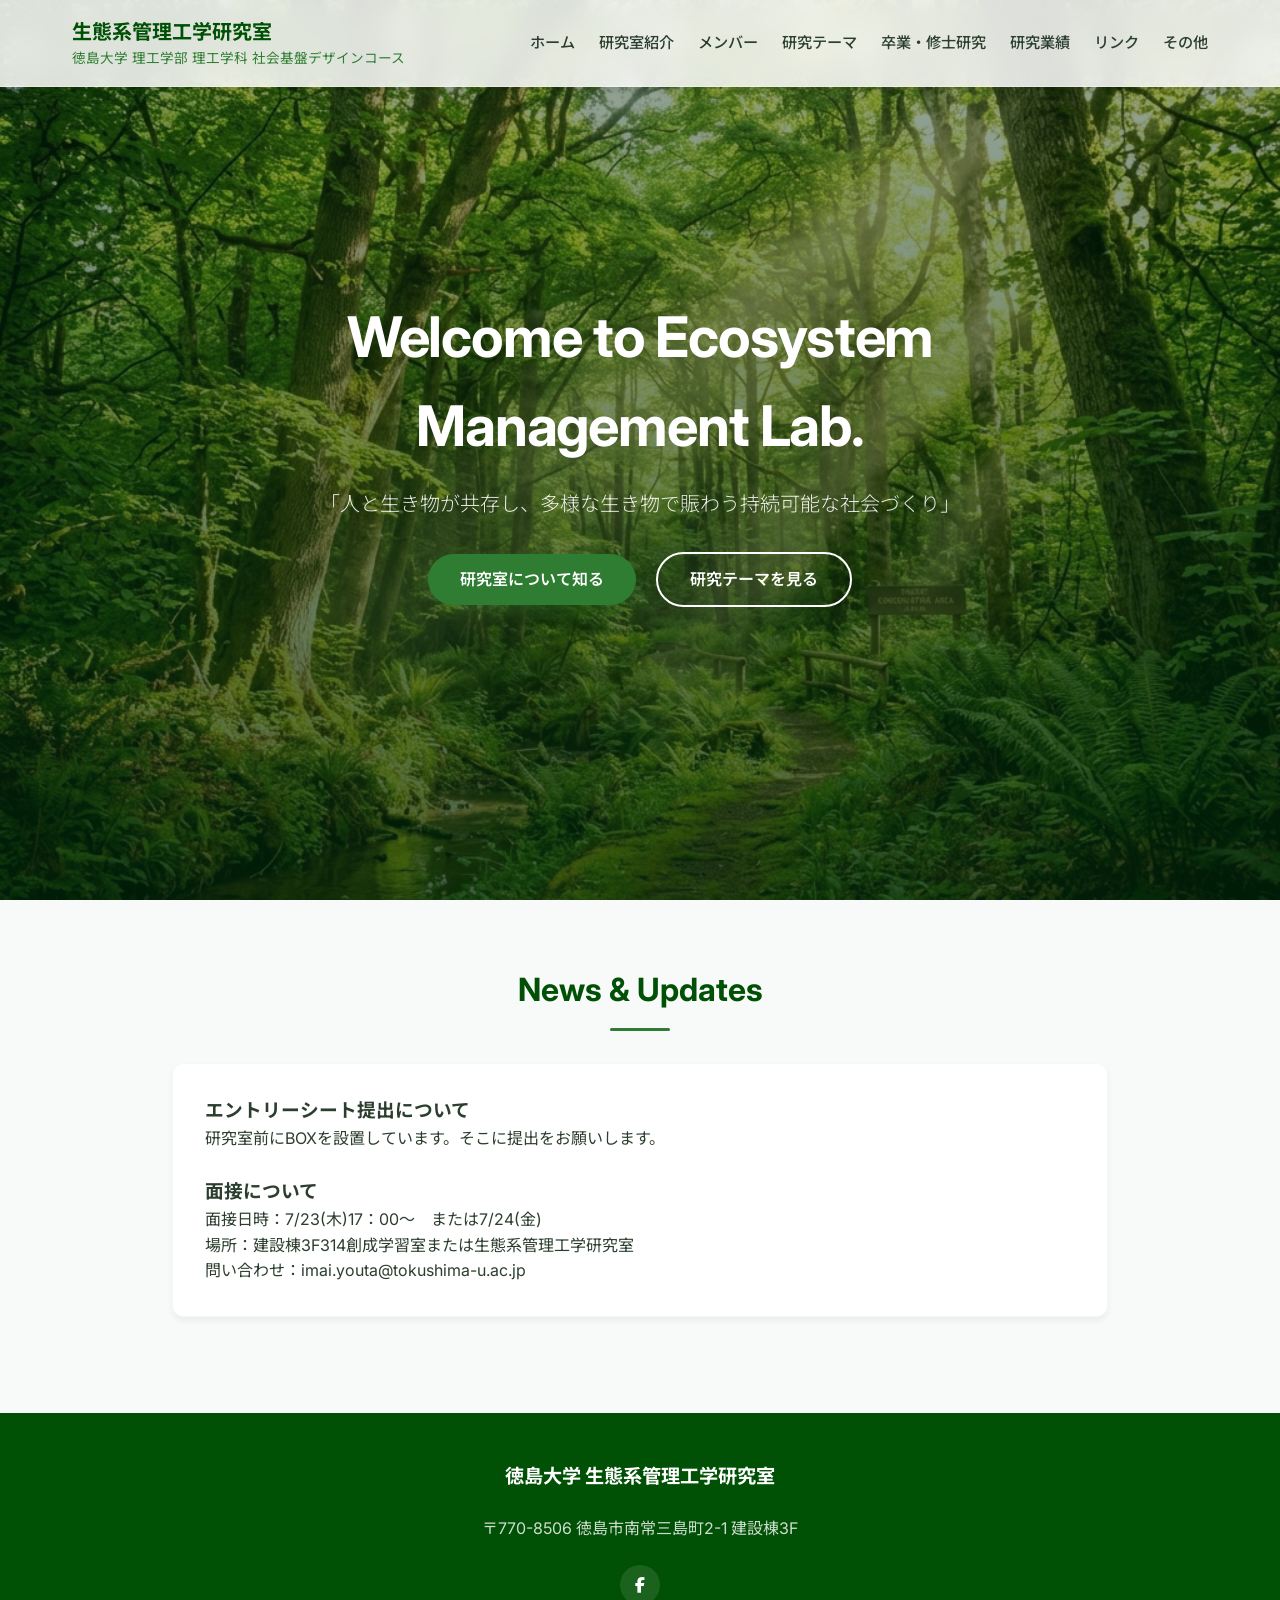
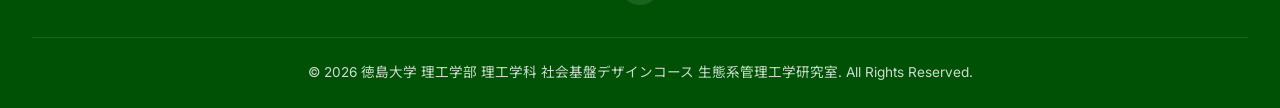
<file: index.html>
<!DOCTYPE html>
<html lang="ja">
<head>
  <meta charset="UTF-8">
  <meta name="viewport" content="width=device-width, initial-scale=1.0">
  <meta name="description" content="徳島大学 理工学部 理工学科 社会基盤デザインコース 生態系管理工学研究室の公式ウェブサイトです。「人と生き物が共存し、多様な生き物で賑わう持続可能な社会づくり」を目指しています。">
  <title>徳島大学 生態系管理工学研究室 (Ecosystem Management Lab)</title>
  <link rel="stylesheet" href="style.css">
  <link rel="stylesheet" href="https://cdnjs.cloudflare.com/ajax/libs/font-awesome/6.4.0/css/all.min.css">
</head>
<body>

  <header>
    <div class="nav-container">
      <a href="index.html" class="logo">
        生態系管理工学研究室
        <span>徳島大学 理工学部 理工学科 社会基盤デザインコース</span>
      </a>
      <button class="mobile-menu-btn"><i class="fas fa-bars"></i></button>
      <ul class="nav-links">
        <li><a href="index.html">ホーム</a></li>
        <li><a href="about.html">研究室紹介</a></li>
        <li><a href="members.html">メンバー</a></li>
        <li><a href="research.html">研究テーマ</a></li>
        <li><a href="projects.html">卒業・修士研究</a></li>
        <li><a href="achievements.html">研究業績</a></li>
        <li><a href="links.html">リンク</a></li>
        <li><a href="others.html">その他</a></li>
      </ul>
    </div>
  </header>

  <main>
    <section class="hero">
      <div class="hero-content">
        <h1>Welcome to Ecosystem Management Lab.</h1>
        <p>「人と生き物が共存し、多様な生き物で賑わう持続可能な社会づくり」</p>
        <a href="about.html" class="btn">研究室について知る</a>
        <a href="research.html" class="btn btn-outline">研究テーマを見る</a>
      </div>
    </section>

    <section class="container fade-in-section">
      <h2 class="section-title">News & Updates</h2>
      <div class="card">
        <h3>エントリーシート提出について</h3>
        <p>研究室前にBOXを設置しています。そこに提出をお願いします。</p>
        <p>　　　　　　　　</p>
        <h3>面接について</h3>
        <p>面接日時：7/23(木)17：00～　または7/24(金)</p>
        <p>場所：建設棟3F314創成学習室または生態系管理工学研究室</p>
        <p>問い合わせ：imai.youta@tokushima-u.ac.jp</p>
      </div>
    </section>
  </main>

  <footer>
    <div class="footer-content">
      <div class="footer-logo">徳島大学 生態系管理工学研究室</div>
      <p>〒770-8506 徳島市南常三島町2-1 建設棟3F</p>
      <div class="social-links">
        <a href="https://www.facebook.com/" target="_blank" class="social-icon" aria-label="Facebook">
          <i class="fab fa-facebook-f"></i>
        </a>
      </div>
    </div>
    <div class="copyright">
      &copy; 2026 徳島大学 理工学部 理工学科 社会基盤デザインコース 生態系管理工学研究室. All Rights Reserved.
    </div>
  </footer>

  <script src="main.js"></script>
</body>
</html>
</file>
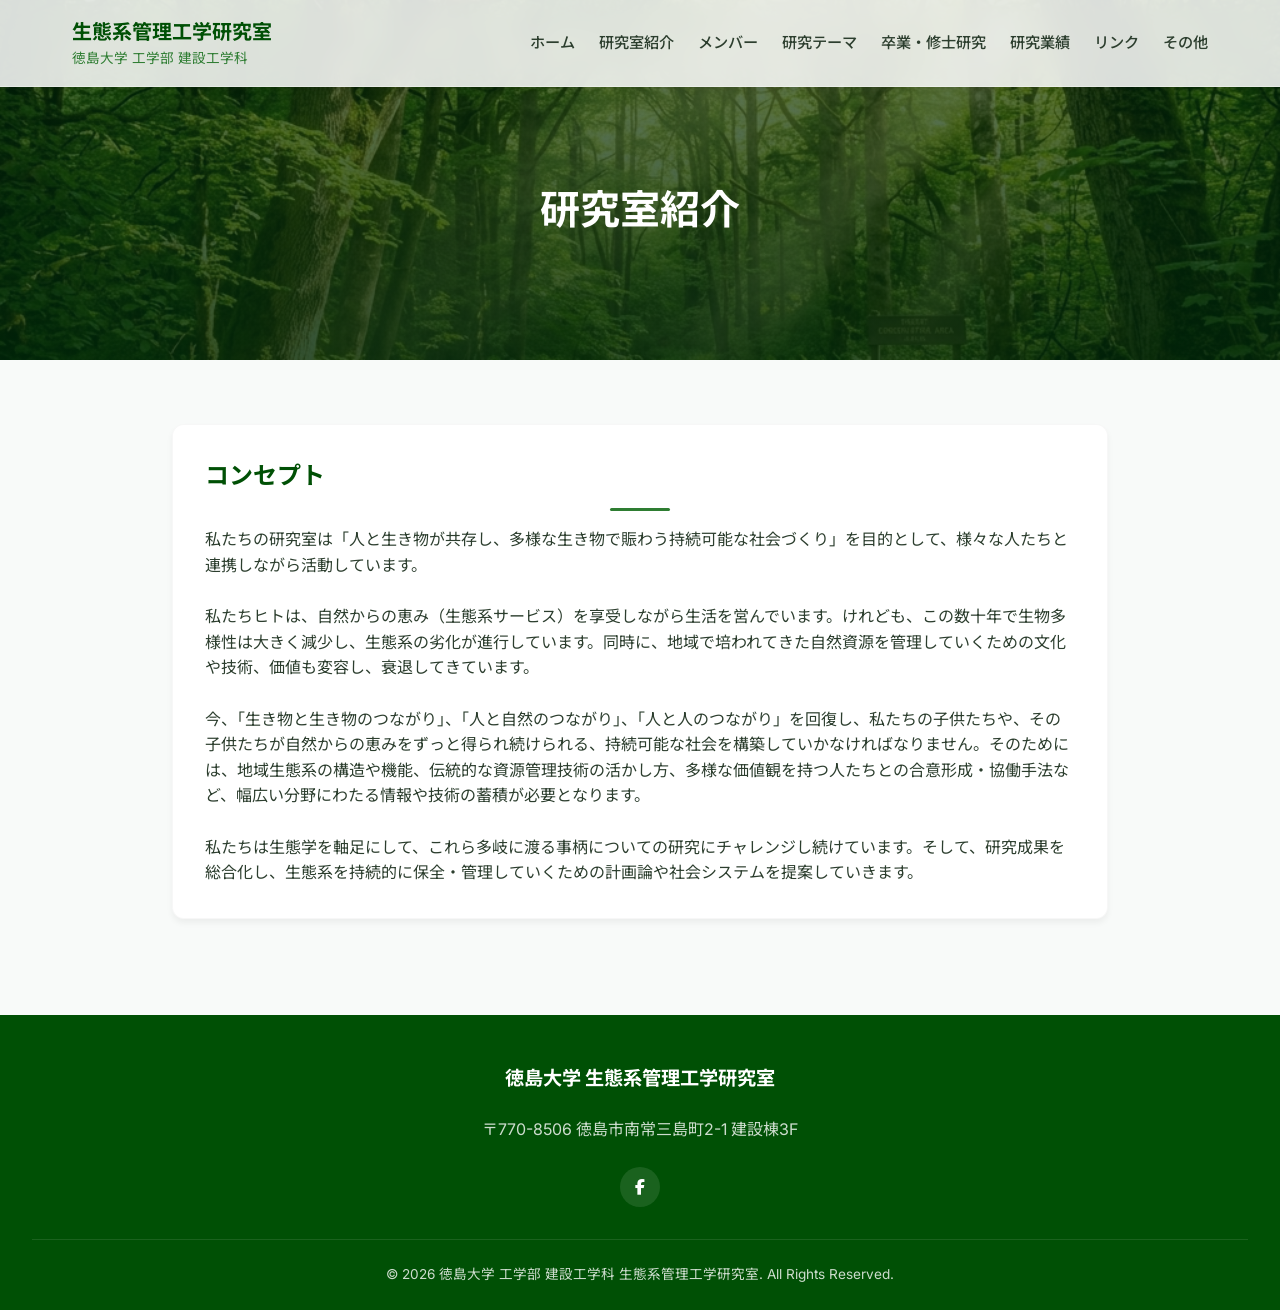
<file: about.html>
<!DOCTYPE html>
<html lang="ja">
<head>
  <meta charset="UTF-8">
  <meta name="viewport" content="width=device-width, initial-scale=1.0">
  <meta name="description" content="徳島大学 生態系管理工学研究室のコンセプトと紹介。">
  <title>研究室紹介 | 生態系管理工学研究室</title>
  <link rel="stylesheet" href="style.css">
  <link rel="stylesheet" href="https://cdnjs.cloudflare.com/ajax/libs/font-awesome/6.4.0/css/all.min.css">
</head>
<body>

  <header>
    <div class="nav-container">
      <a href="index.html" class="logo">生態系管理工学研究室<span>徳島大学 工学部 建設工学科</span></a>
      <button class="mobile-menu-btn"><i class="fas fa-bars"></i></button>
      <ul class="nav-links">
        <li><a href="index.html">ホーム</a></li>
        <li><a href="about.html">研究室紹介</a></li>
        <li><a href="members.html">メンバー</a></li>
        <li><a href="research.html">研究テーマ</a></li>
        <li><a href="projects.html">卒業・修士研究</a></li>
        <li><a href="achievements.html">研究業績</a></li>
        <li><a href="links.html">リンク</a></li>
        <li><a href="others.html">その他</a></li>
      </ul>
    </div>
  </header>

  <div class="page-header">
    <div class="container">
      <h1>研究室紹介</h1>
    </div>
  </div>

  <main class="container fade-in-section">
    <section class="card">
      <h2 class="section-title" style="font-size: 1.5rem; text-align: left; margin-bottom: 1rem;">コンセプト</h2>
      <p>私たちの研究室は「人と生き物が共存し、多様な生き物で賑わう持続可能な社会づくり」を目的として、様々な人たちと連携しながら活動しています。</p>
      <br>
      <p>私たちヒトは、自然からの恵み（生態系サービス）を享受しながら生活を営んでいます。けれども、この数十年で生物多様性は大きく減少し、生態系の劣化が進行しています。同時に、地域で培われてきた自然資源を管理していくための文化や技術、価値も変容し、衰退してきています。</p>
      <br>
      <p>今、「生き物と生き物のつながり」、「人と自然のつながり」、「人と人のつながり」を回復し、私たちの子供たちや、その子供たちが自然からの恵みをずっと得られ続けられる、持続可能な社会を構築していかなければなりません。そのためには、地域生態系の構造や機能、伝統的な資源管理技術の活かし方、多様な価値観を持つ人たちとの合意形成・協働手法など、幅広い分野にわたる情報や技術の蓄積が必要となります。</p>
      <br>
      <p>私たちは生態学を軸足にして、これら多岐に渡る事柄についての研究にチャレンジし続けています。そして、研究成果を総合化し、生態系を持続的に保全・管理していくための計画論や社会システムを提案していきます。</p>
    </section>
  </main>

  <footer>
    <div class="footer-content">
      <div class="footer-logo">徳島大学 生態系管理工学研究室</div>
      <p>〒770-8506 徳島市南常三島町2-1 建設棟3F</p>
      <div class="social-links">
        <a href="https://www.facebook.com/" target="_blank" class="social-icon" aria-label="Facebook"><i class="fab fa-facebook-f"></i></a>
      </div>
    </div>
    <div class="copyright">&copy; 2026 徳島大学 工学部 建設工学科 生態系管理工学研究室. All Rights Reserved.</div>
  </footer>

  <script src="main.js"></script>
</body>
</html>
</file>
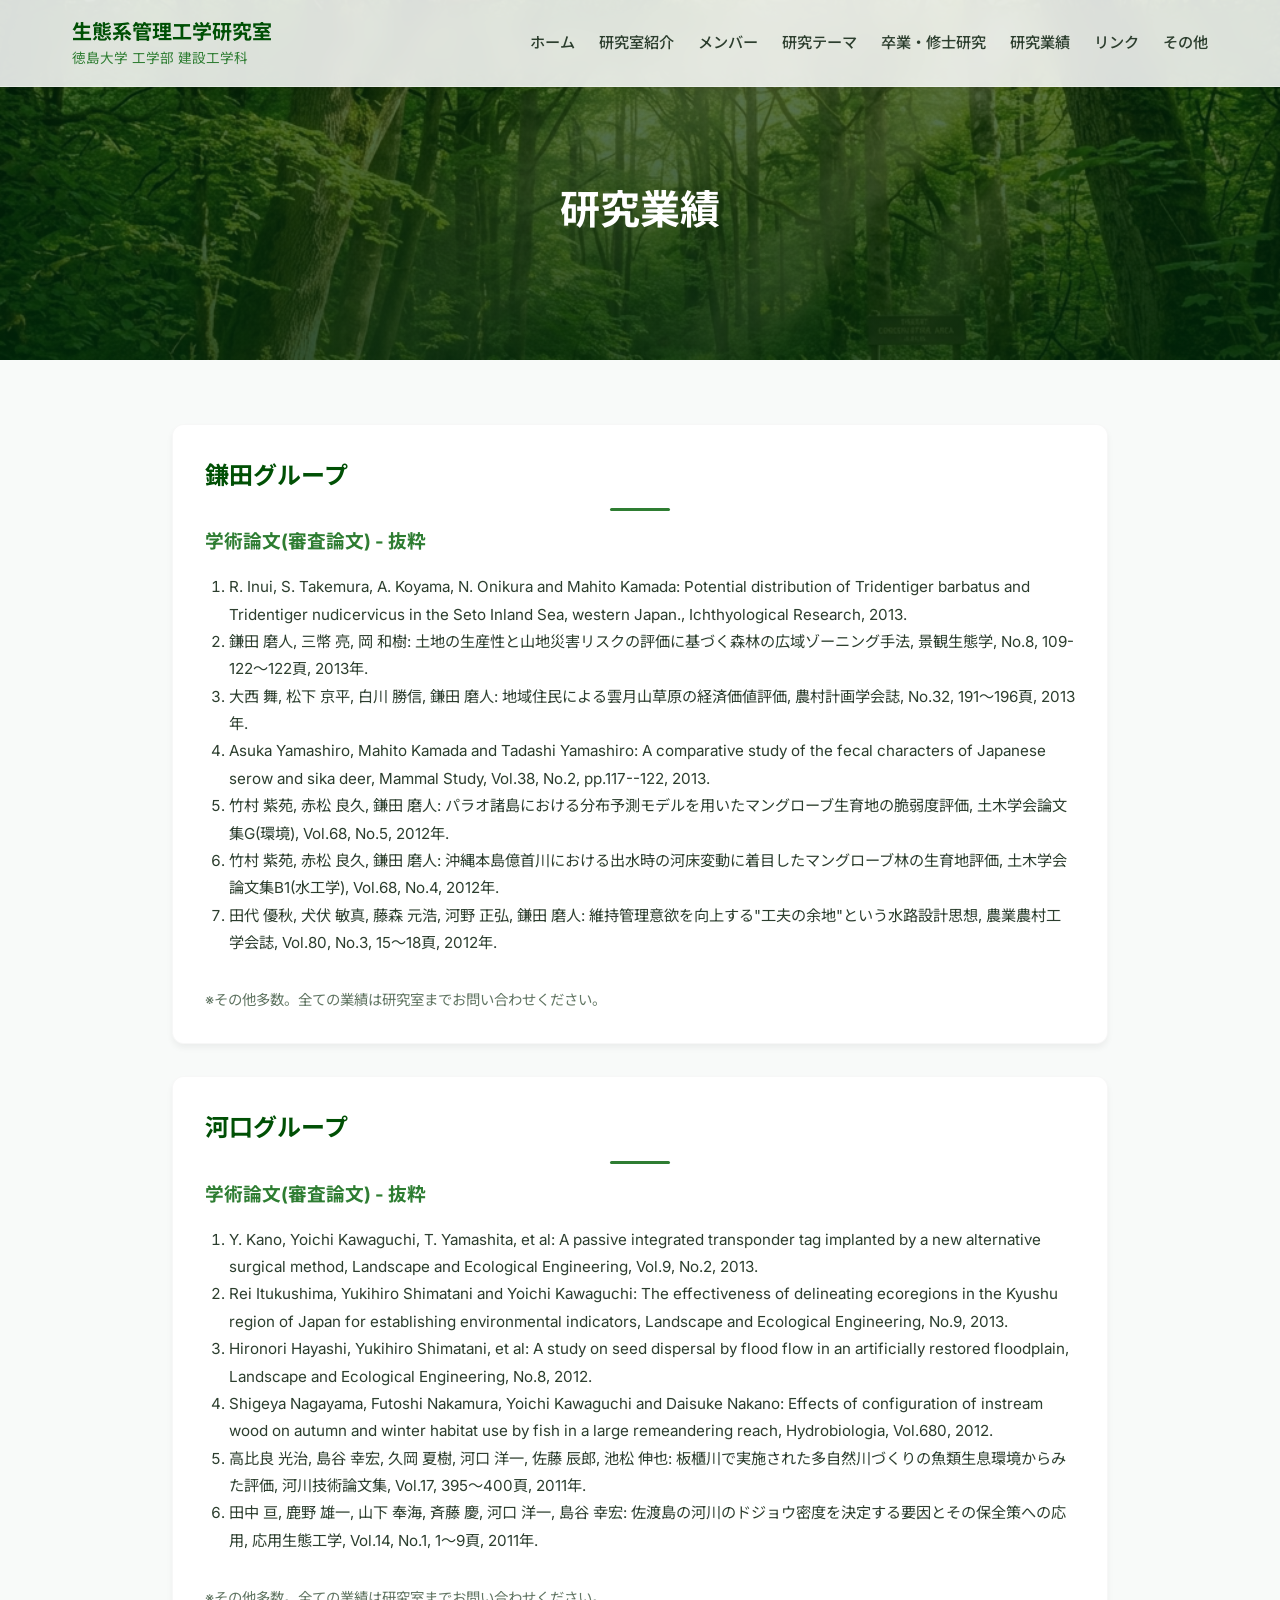
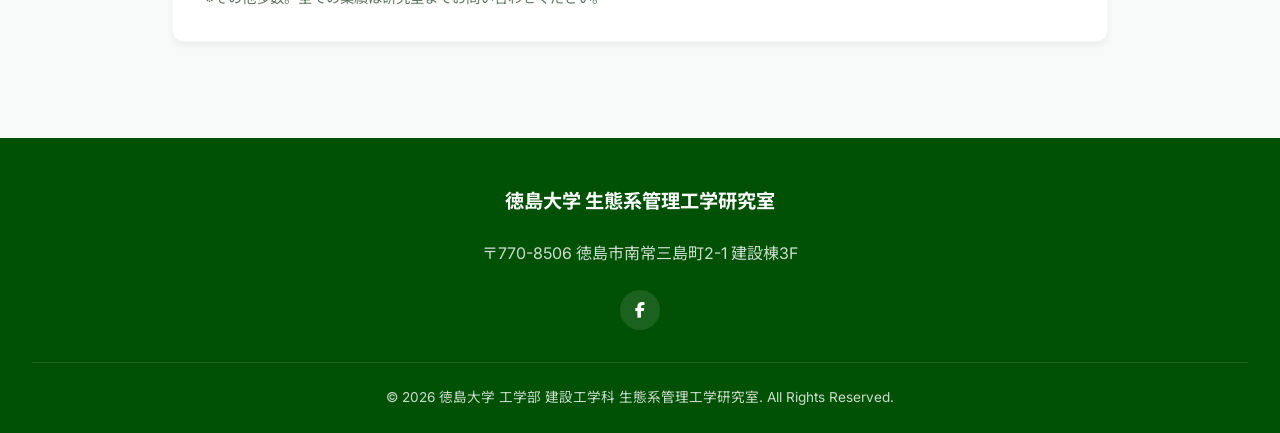
<file: achievements.html>
<!DOCTYPE html>
<html lang="ja">
<head>
  <meta charset="UTF-8">
  <meta name="viewport" content="width=device-width, initial-scale=1.0">
  <meta name="description" content="徳島大学 生態系管理工学研究室の研究業績一覧。">
  <title>研究業績 | 生態系管理工学研究室</title>
  <link rel="stylesheet" href="style.css">
  <link rel="stylesheet" href="https://cdnjs.cloudflare.com/ajax/libs/font-awesome/6.4.0/css/all.min.css">
</head>
<body>

  <header>
    <div class="nav-container">
      <a href="index.html" class="logo">生態系管理工学研究室<span>徳島大学 工学部 建設工学科</span></a>
      <button class="mobile-menu-btn"><i class="fas fa-bars"></i></button>
      <ul class="nav-links">
        <li><a href="index.html">ホーム</a></li>
        <li><a href="about.html">研究室紹介</a></li>
        <li><a href="members.html">メンバー</a></li>
        <li><a href="research.html">研究テーマ</a></li>
        <li><a href="projects.html">卒業・修士研究</a></li>
        <li><a href="achievements.html">研究業績</a></li>
        <li><a href="links.html">リンク</a></li>
        <li><a href="others.html">その他</a></li>
      </ul>
    </div>
  </header>

  <div class="page-header">
    <div class="container">
      <h1>研究業績</h1>
    </div>
  </div>

  <main class="container fade-in-section">
    <div class="card">
      <h2 class="section-title" style="font-size: 1.5rem; text-align: left; margin-bottom: 1rem;">鎌田グループ</h2>
      <h3 style="color: var(--primary-color); margin-bottom: 1rem;">学術論文(審査論文) - 抜粋</h3>
      <ol style="padding-left: 1.5rem; margin-bottom: 2rem; color: var(--text-main); font-size: 0.95rem; line-height: 1.8;">
        <li>R. Inui, S. Takemura, A. Koyama, N. Onikura and Mahito Kamada: Potential distribution of Tridentiger barbatus and Tridentiger nudicervicus in the Seto Inland Sea, western Japan., Ichthyological Research, 2013.</li>
        <li>鎌田 磨人, 三幣 亮, 岡 和樹: 土地の生産性と山地災害リスクの評価に基づく森林の広域ゾーニング手法, 景観生態学, No.8, 109-122〜122頁, 2013年.</li>
        <li>大西 舞, 松下 京平, 白川 勝信, 鎌田 磨人: 地域住民による雲月山草原の経済価値評価, 農村計画学会誌, No.32, 191〜196頁, 2013年.</li>
        <li>Asuka Yamashiro, Mahito Kamada and Tadashi Yamashiro: A comparative study of the fecal characters of Japanese serow and sika deer, Mammal Study, Vol.38, No.2, pp.117--122, 2013.</li>
        <li>竹村 紫苑, 赤松 良久, 鎌田 磨人: パラオ諸島における分布予測モデルを用いたマングローブ生育地の脆弱度評価, 土木学会論文集G(環境), Vol.68, No.5, 2012年.</li>
        <li>竹村 紫苑, 赤松 良久, 鎌田 磨人: 沖縄本島億首川における出水時の河床変動に着目したマングローブ林の生育地評価, 土木学会論文集B1(水工学), Vol.68, No.4, 2012年.</li>
        <li>田代 優秋, 犬伏 敏真, 藤森 元浩, 河野 正弘, 鎌田 磨人: 維持管理意欲を向上する"工夫の余地"という水路設計思想, 農業農村工学会誌, Vol.80, No.3, 15〜18頁, 2012年.</li>
      </ol>
      <p style="font-size: 0.9rem; color: var(--text-light);">※その他多数。全ての業績は研究室までお問い合わせください。</p>
    </div>

    <div class="card fade-in-section">
      <h2 class="section-title" style="font-size: 1.5rem; text-align: left; margin-bottom: 1rem;">河口グループ</h2>
      <h3 style="color: var(--primary-color); margin-bottom: 1rem;">学術論文(審査論文) - 抜粋</h3>
      <ol style="padding-left: 1.5rem; margin-bottom: 2rem; color: var(--text-main); font-size: 0.95rem; line-height: 1.8;">
        <li>Y. Kano, Yoichi Kawaguchi, T. Yamashita, et al: A passive integrated transponder tag implanted by a new alternative surgical method, Landscape and Ecological Engineering, Vol.9, No.2, 2013.</li>
        <li>Rei Itukushima, Yukihiro Shimatani and Yoichi Kawaguchi: The effectiveness of delineating ecoregions in the Kyushu region of Japan for establishing environmental indicators, Landscape and Ecological Engineering, No.9, 2013.</li>
        <li>Hironori Hayashi, Yukihiro Shimatani, et al: A study on seed dispersal by flood flow in an artificially restored floodplain, Landscape and Ecological Engineering, No.8, 2012.</li>
        <li>Shigeya Nagayama, Futoshi Nakamura, Yoichi Kawaguchi and Daisuke Nakano: Effects of configuration of instream wood on autumn and winter habitat use by fish in a large remeandering reach, Hydrobiologia, Vol.680, 2012.</li>
        <li>高比良 光治, 島谷 幸宏, 久岡 夏樹, 河口 洋一, 佐藤 辰郎, 池松 伸也: 板櫃川で実施された多自然川づくりの魚類生息環境からみた評価, 河川技術論文集, Vol.17, 395〜400頁, 2011年.</li>
        <li>田中 亘, 鹿野 雄一, 山下 奉海, 斉藤 慶, 河口 洋一, 島谷 幸宏: 佐渡島の河川のドジョウ密度を決定する要因とその保全策への応用, 応用生態工学, Vol.14, No.1, 1〜9頁, 2011年.</li>
      </ol>
      <p style="font-size: 0.9rem; color: var(--text-light);">※その他多数。全ての業績は研究室までお問い合わせください。</p>
    </div>
  </main>

  <footer>
    <div class="footer-content">
      <div class="footer-logo">徳島大学 生態系管理工学研究室</div>
      <p>〒770-8506 徳島市南常三島町2-1 建設棟3F</p>
      <div class="social-links">
        <a href="https://www.facebook.com/" target="_blank" class="social-icon" aria-label="Facebook"><i class="fab fa-facebook-f"></i></a>
      </div>
    </div>
    <div class="copyright">&copy; 2026 徳島大学 工学部 建設工学科 生態系管理工学研究室. All Rights Reserved.</div>
  </footer>

  <script src="main.js"></script>
</body>
</html>
</file>
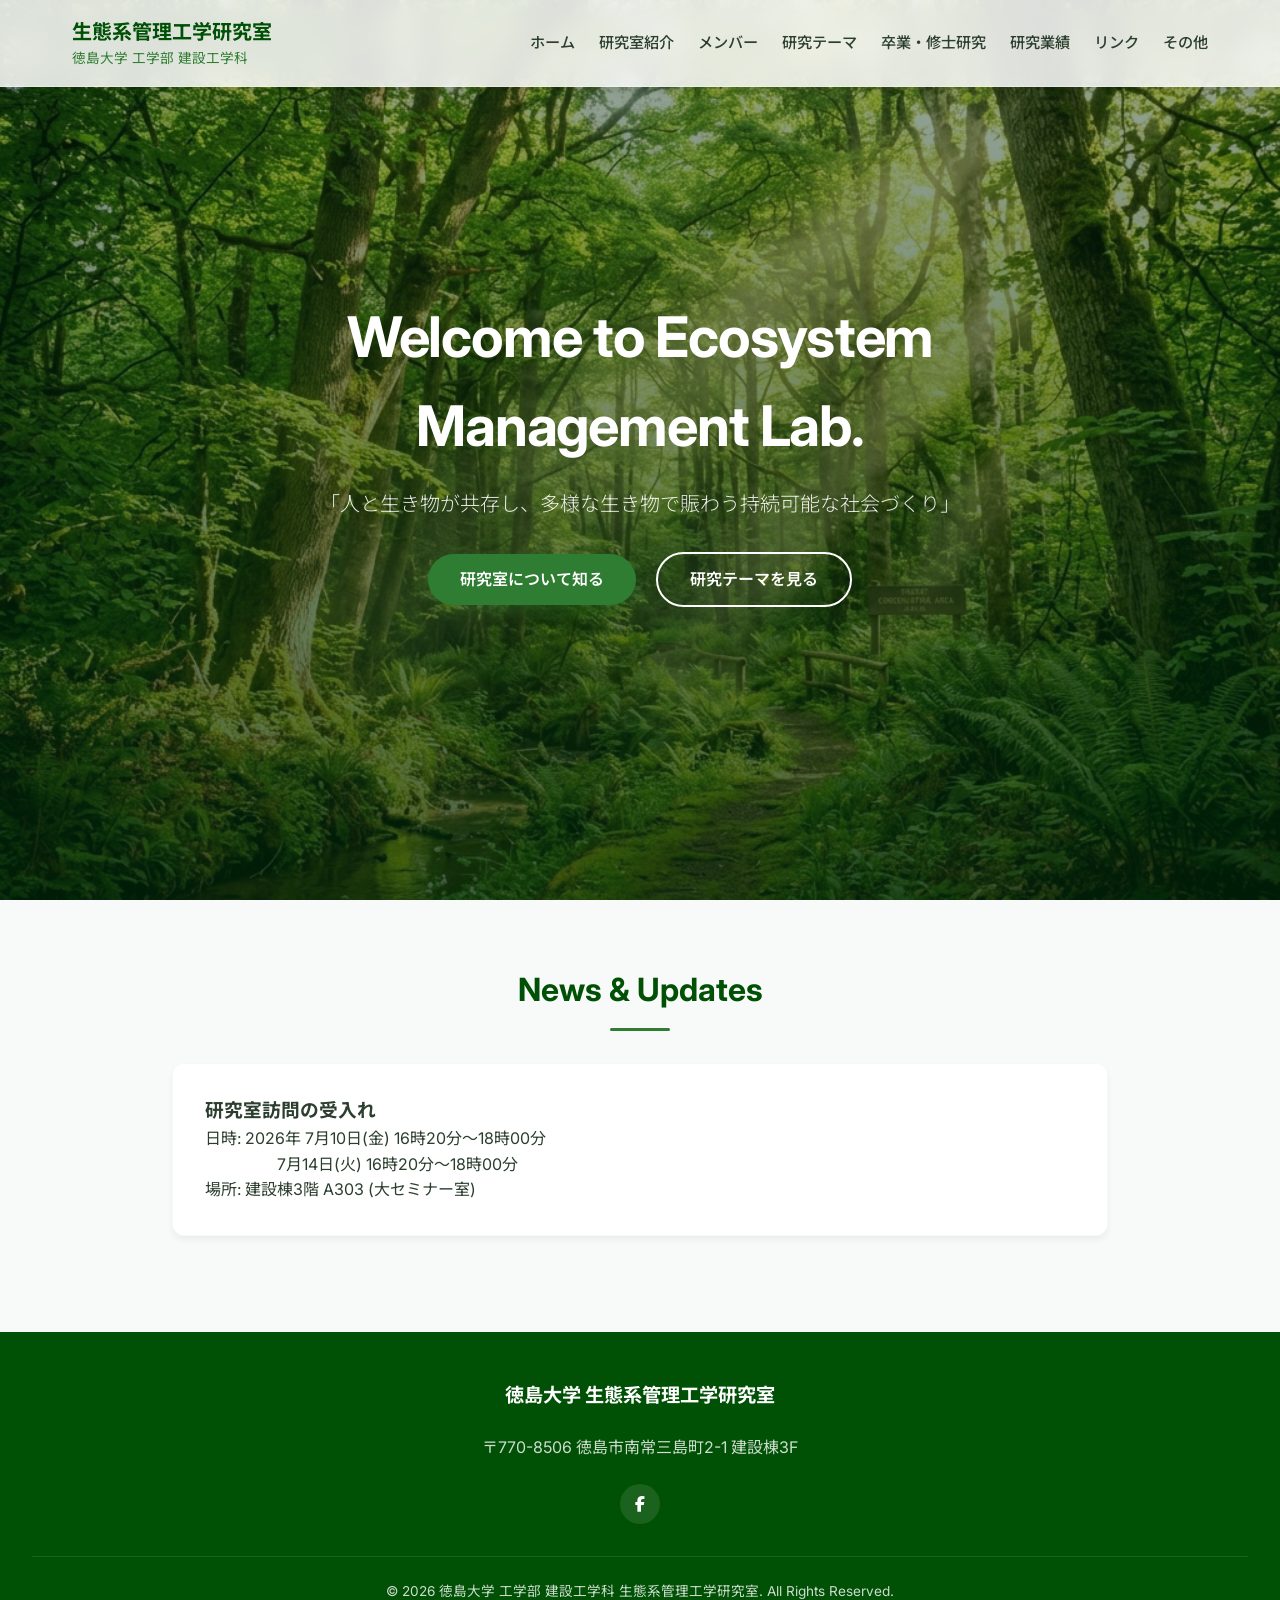
<file: google_sites_embed.html>
<!DOCTYPE html>
<html lang="ja">
<head>
  <meta charset="UTF-8">
  <meta name="viewport" content="width=device-width, initial-scale=1.0">
  <meta name="description" content="徳島大学 生態系管理工学研究室の公式ウェブサイトです。">
  <title>徳島大学 生態系管理工学研究室 (Ecosystem Management Lab)</title>
  <link rel="stylesheet" href="https://cdnjs.cloudflare.com/ajax/libs/font-awesome/6.4.0/css/all.min.css">
  <style>
@import url('https://fonts.googleapis.com/css2?family=Inter:wght@300;400;600;700&family=Noto+Sans+JP:wght@300;400;500;700&display=swap');

:root {
  --primary-color: #2e7d32; /* Deep natural green */
  --primary-light: #60ad5e;
  --primary-dark: #005005;
  --bg-color: #f8faf9;
  --text-main: #2c3e2e;
  --text-light: #5f7461;
  --white: #ffffff;
  --glass-bg: rgba(255, 255, 255, 0.85);
  --glass-border: rgba(255, 255, 255, 0.3);
  --shadow-sm: 0 4px 6px rgba(0, 0, 0, 0.05);
  --shadow-md: 0 10px 20px rgba(0, 0, 0, 0.08);
  --transition: all 0.3s cubic-bezier(0.25, 0.8, 0.25, 1);
}

* {
  margin: 0;
  padding: 0;
  box-sizing: border-box;
}

body {
  font-family: 'Inter', 'Noto Sans JP', sans-serif;
  background-color: var(--bg-color);
  color: var(--text-main);
  line-height: 1.6;
  overflow-x: hidden;
}

/* Glassmorphism Header */
header {
  position: fixed;
  top: 0;
  width: 100%;
  z-index: 1000;
  background: var(--glass-bg);
  backdrop-filter: blur(12px);
  -webkit-backdrop-filter: blur(12px);
  border-bottom: 1px solid var(--glass-border);
  box-shadow: var(--shadow-sm);
  transition: var(--transition);
}

header.scrolled {
  background: rgba(255, 255, 255, 0.95);
  box-shadow: var(--shadow-md);
}

.nav-container {
  max-width: 1200px;
  margin: 0 auto;
  padding: 1rem 2rem;
  display: flex;
  justify-content: space-between;
  align-items: center;
}

.logo {
  font-size: 1.25rem;
  font-weight: 700;
  color: var(--primary-dark);
  text-decoration: none;
  display: flex;
  flex-direction: column;
}

.logo span {
  font-size: 0.85rem;
  font-weight: 400;
  color: var(--primary-color);
}

.nav-links {
  display: flex;
  gap: 1.5rem;
  list-style: none;
}

.nav-links a {
  text-decoration: none;
  color: var(--text-main);
  font-weight: 500;
  font-size: 0.95rem;
  position: relative;
  padding: 0.5rem 0;
  transition: var(--transition);
}

.nav-links a::after {
  content: '';
  position: absolute;
  bottom: 0;
  left: 0;
  width: 0;
  height: 2px;
  background: var(--primary-color);
  transition: var(--transition);
}

.nav-links a:hover {
  color: var(--primary-color);
}

.nav-links a:hover::after {
  width: 100%;
}

.mobile-menu-btn {
  display: none;
  background: none;
  border: none;
  font-size: 1.5rem;
  color: var(--text-main);
  cursor: pointer;
}

/* Hero Section */
.hero {
  height: 100vh;
  min-height: 600px;
  background-image: linear-gradient(rgba(0, 40, 10, 0.4), rgba(0, 40, 10, 0.7)), url('images/hero.png');
  background-size: cover;
  background-position: center;
  background-attachment: fixed;
  display: flex;
  align-items: center;
  justify-content: center;
  text-align: center;
  color: var(--white);
  padding: 0 2rem;
  position: relative;
}

.hero-content {
  max-width: 800px;
  animation: fadeUp 1s ease-out;
}

.hero-content h1 {
  font-size: 3.5rem;
  font-weight: 700;
  margin-bottom: 1rem;
  letter-spacing: -0.02em;
}

.hero-content p {
  font-size: 1.25rem;
  font-weight: 300;
  margin-bottom: 2rem;
  opacity: 0.9;
}

.btn {
  display: inline-block;
  padding: 0.8rem 2rem;
  background: var(--primary-color);
  color: var(--white);
  text-decoration: none;
  border-radius: 50px;
  font-weight: 600;
  transition: var(--transition);
  box-shadow: 0 4px 15px rgba(46, 125, 50, 0.3);
}

.btn:hover {
  background: var(--primary-light);
  transform: translateY(-2px);
  box-shadow: 0 6px 20px rgba(46, 125, 50, 0.4);
}

.btn-outline {
  background: transparent;
  border: 2px solid var(--white);
  box-shadow: none;
  margin-left: 1rem;
}

.btn-outline:hover {
  background: var(--white);
  color: var(--primary-dark);
  box-shadow: 0 6px 20px rgba(255, 255, 255, 0.3);
}

/* Page Header (for subpages) */
.page-header {
  height: 40vh;
  min-height: 300px;
  background-image: linear-gradient(rgba(0, 40, 10, 0.6), rgba(0, 40, 10, 0.8)), url('images/hero.png');
  background-size: cover;
  background-position: center;
  display: flex;
  align-items: center;
  justify-content: center;
  text-align: center;
  color: var(--white);
  padding-top: 60px;
}

.page-header h1 {
  font-size: 2.5rem;
  font-weight: 700;
  animation: fadeUp 0.8s ease-out;
}

/* Layout */
.container {
  max-width: 1000px;
  margin: 0 auto;
  padding: 4rem 2rem;
}

.section-title {
  font-size: 2rem;
  color: var(--primary-dark);
  margin-bottom: 2rem;
  text-align: center;
  position: relative;
  padding-bottom: 1rem;
}

.section-title::after {
  content: '';
  position: absolute;
  bottom: 0;
  left: 50%;
  transform: translateX(-50%);
  width: 60px;
  height: 3px;
  background: var(--primary-color);
  border-radius: 3px;
}

/* Card Styles */
.card {
  background: var(--white);
  border-radius: 12px;
  padding: 2rem;
  box-shadow: var(--shadow-sm);
  transition: var(--transition);
  margin-bottom: 2rem;
  border: 1px solid rgba(0,0,0,0.03);
}

.card:hover {
  transform: translateY(-5px);
  box-shadow: var(--shadow-md);
}

/* Member Grid */
.member-grid {
  display: grid;
  grid-template-columns: repeat(auto-fill, minmax(280px, 1fr));
  gap: 2rem;
}

.member-card {
  text-align: center;
}

.member-role {
  color: var(--primary-color);
  font-weight: 600;
  font-size: 0.9rem;
  text-transform: uppercase;
  letter-spacing: 0.05em;
  margin-bottom: 0.5rem;
}

.member-name {
  font-size: 1.3rem;
  color: var(--text-main);
  margin-bottom: 1rem;
}

/* Research List */
.research-item {
  border-left: 4px solid var(--primary-light);
  padding-left: 1.5rem;
  margin-bottom: 2rem;
}

.research-item h3 {
  font-size: 1.2rem;
  color: var(--primary-dark);
  margin-bottom: 0.5rem;
}

.research-author {
  font-size: 0.9rem;
  color: var(--text-light);
  margin-bottom: 1rem;
  font-weight: 600;
}

/* Links List */
.links-list {
  list-style: none;
}

.links-list li {
  margin-bottom: 1rem;
}

.links-list a {
  display: block;
  padding: 1rem 1.5rem;
  background: var(--white);
  border-radius: 8px;
  text-decoration: none;
  color: var(--text-main);
  font-weight: 500;
  transition: var(--transition);
  box-shadow: var(--shadow-sm);
  border-left: 4px solid transparent;
}

.links-list a:hover {
  border-left-color: var(--primary-color);
  transform: translateX(5px);
  box-shadow: var(--shadow-md);
}

/* Footer */
footer {
  background: var(--primary-dark);
  color: rgba(255,255,255,0.8);
  padding: 3rem 2rem 1.5rem;
  text-align: center;
}

.footer-content {
  max-width: 1000px;
  margin: 0 auto 2rem;
  display: flex;
  flex-direction: column;
  align-items: center;
  gap: 1.5rem;
}

.footer-logo {
  font-size: 1.2rem;
  color: var(--white);
  font-weight: 700;
}

.social-links {
  display: flex;
  gap: 1rem;
}

.social-icon {
  display: inline-flex;
  align-items: center;
  justify-content: center;
  width: 40px;
  height: 40px;
  border-radius: 50%;
  background: rgba(255,255,255,0.1);
  color: var(--white);
  text-decoration: none;
  transition: var(--transition);
}

.social-icon:hover {
  background: var(--primary-light);
  transform: translateY(-3px);
}

.copyright {
  font-size: 0.85rem;
  border-top: 1px solid rgba(255,255,255,0.1);
  padding-top: 1.5rem;
}

/* Animations */
@keyframes fadeUp {
  from {
    opacity: 0;
    transform: translateY(30px);
  }
  to {
    opacity: 1;
    transform: translateY(0);
  }
}

.fade-in-section {
  opacity: 0;
  transform: translateY(20px);
  visibility: hidden;
  transition: opacity 0.8s ease-out, transform 0.8s ease-out;
  will-change: opacity, visibility;
}

.fade-in-section.is-visible {
  opacity: 1;
  transform: none;
  visibility: visible;
}

/* Responsive */
@media (max-width: 768px) {
  .hero-content h1 {
    font-size: 2.5rem;
  }
  
  .nav-links {
    position: fixed;
    top: 70px;
    left: -100%;
    width: 100%;
    height: calc(100vh - 70px);
    background: var(--white);
    flex-direction: column;
    align-items: center;
    padding-top: 2rem;
    transition: var(--transition);
    box-shadow: var(--shadow-sm);
  }
  
  .nav-links.active {
    left: 0;
  }
  
  .mobile-menu-btn {
    display: block;
  }
}

.page-section { display: none; }
#page-home { display: block; }
  </style>
</head>
<body>

  <header>
    <div class="nav-container">
      <a href="#home" class="logo">
        生態系管理工学研究室
        <span>徳島大学 工学部 建設工学科</span>
      </a>
      <button class="mobile-menu-btn"><i class="fas fa-bars"></i></button>
      <ul class="nav-links">
        <li><a href="#home">ホーム</a></li>
        <li><a href="#about">研究室紹介</a></li>
        <li><a href="#members">メンバー</a></li>
        <li><a href="#research">研究テーマ</a></li>
        <li><a href="#projects">卒業・修士研究</a></li>
        <li><a href="#achievements">研究業績</a></li>
        <li><a href="#links">リンク</a></li>
        <li><a href="#others">その他</a></li>
      </ul>
    </div>
  </header>

  <div id="content-area">
    <section id="page-home" class="page-section">
      <main>

    <section class="hero">
      <div class="hero-content">
        <h1>Welcome to Ecosystem Management Lab.</h1>
        <p>「人と生き物が共存し、多様な生き物で賑わう持続可能な社会づくり」</p>
        <a href="about.html" class="btn">研究室について知る</a>
        <a href="research.html" class="btn btn-outline">研究テーマを見る</a>
      </div>
    </section>

    <section class="container fade-in-section">
      <h2 class="section-title">News & Updates</h2>
      <div class="card">
        <h3>研究室訪問の受入れ</h3>
        <p>日時: 2026年 7月10日(金) 16時20分～18時00分</p>
        <p>　　　    　 7月14日(火) 16時20分～18時00分</p>
        <p>場所: 建設棟3階 A303 (大セミナー室)</p>
      </div>
    </section>
  
      </main>
    </section>
    <section id="page-about" class="page-section">
<div class="page-header">
    <div class="container">
      <h1>研究室紹介</h1>
    </div>
      <main class="container fade-in-section">

    <section class="card">
      <h2 class="section-title" style="font-size: 1.5rem; text-align: left; margin-bottom: 1rem;">コンセプト</h2>
      <p>私たちの研究室は「人と生き物が共存し、多様な生き物で賑わう持続可能な社会づくり」を目的として、様々な人たちと連携しながら活動しています。</p>
      <br>
      <p>私たちヒトは、自然からの恵み（生態系サービス）を享受しながら生活を営んでいます。けれども、この数十年で生物多様性は大きく減少し、生態系の劣化が進行しています。同時に、地域で培われてきた自然資源を管理していくための文化や技術、価値も変容し、衰退してきています。</p>
      <br>
      <p>今、「生き物と生き物のつながり」、「人と自然のつながり」、「人と人のつながり」を回復し、私たちの子供たちや、その子供たちが自然からの恵みをずっと得られ続けられる、持続可能な社会を構築していかなければなりません。そのためには、地域生態系の構造や機能、伝統的な資源管理技術の活かし方、多様な価値観を持つ人たちとの合意形成・協働手法など、幅広い分野にわたる情報や技術の蓄積が必要となります。</p>
      <br>
      <p>私たちは生態学を軸足にして、これら多岐に渡る事柄についての研究にチャレンジし続けています。そして、研究成果を総合化し、生態系を持続的に保全・管理していくための計画論や社会システムを提案していきます。</p>
    </section>
  
      </main>
    </section>
    <section id="page-members" class="page-section">
<div class="page-header">
    <div class="container">
      <h1>メンバー</h1>
    </div>
      <main class="container fade-in-section">

    <section class="card">
      <h2 class="section-title">教員・研究員</h2>
      <div class="member-grid">
        <div class="member-card">
          <div class="member-role">教授</div>
          <div class="member-name">鎌田 磨人</div>
          <a href="http://pub2.db.tokushima-u.ac.jp/ERD/person/10607/profile-ja.html" target="_blank" class="btn btn-outline" style="color: var(--primary-color); border-color: var(--primary-color);">詳細</a>
        </div>
        <div class="member-card">
          <div class="member-role">准教授</div>
          <div class="member-name">河口 洋一</div>
          <a href="http://pub2.db.tokushima-u.ac.jp/ERD/person/189080/profile-ja.html" target="_blank" class="btn btn-outline" style="color: var(--primary-color); border-color: var(--primary-color);">詳細</a>
        </div>
        <div class="member-card">
          <div class="member-role">研究員</div>
          <div class="member-name">飯山 直樹<br>佐藤 雄大</div>
        </div>
      </div>
    </section>

    <section class="card fade-in-section">
      <h2 class="section-title">2025年度 学生</h2>
      <div class="member-grid">
        <div class="member-card">
          <div class="member-role">博士後期課程 D2</div>
          <div class="member-name">戴 帰航<br>安達 直之</div>
        </div>
        <div class="member-card">
          <div class="member-role">博士前期課程 M2</div>
          <div class="member-name">兒玉 博之<br>冨田 聖夢</div>
        </div>
        <div class="member-card">
          <div class="member-role">博士前期課程 M1</div>
          <div class="member-name">猪股 研斗<br>高谷 直希<br>PARK MINJU</div>
        </div>
        <div class="member-card">
          <div class="member-role">学部生 B4</div>
          <div class="member-name">大西 幸太<br>大橋 拓峰<br>岡本 瑞季<br>波多江 律騎<br>福武 未紗<br>米澤 亮玖</div>
        </div>
      </div>
    </section>
  
      </main>
    </section>
    <section id="page-research" class="page-section">
<div class="page-header">
    <div class="container">
      <h1>研究テーマ</h1>
    </div>
      <main class="container fade-in-section">

    <div class="card">
      <div class="research-item">
        <div class="research-author">PD 朝波史香</div>
        <h3>「海岸マツ林の保全管理とローカルガバナンス」</h3>
        <p>重要なグリーンインフラの一つである海岸マツ林は、現在その多くは放置に伴う遷移や松枯れ病によって劣化してきている。多様な機能を有する海岸マツ林の持続的な保全管理を誰が、どのように担うのか、またそのための予算はどうするのか、といった課題に対して地域の自治体による海岸マツ林の保全・管理、活用の仕組みの到達度を、ガバナンス論を用いて評価し、持続的管理・活用を支える上で有効な仕組みを検討することを目的とした。</p>
      </div>

      <div class="research-item">
        <div class="research-author">PD 佐藤雄大</div>
        <h3>「レーダーを用いたコウモリ類に対する環境アセスメント手法の開発 〜暗闇の高空域に舞う飛翔動物の識別を目指して〜」</h3>
        <p>近年，原発に代わる再生可能エネルギーとして風力発電に対する期待が高まる一方，鳥やコウモリの風車衝突事故が大きな懸念となっています．船舶用のXバンドレーダーを用いることで，広大な夜空の中からコウモリを検出し，飛翔数を定量化した上で，風車への衝突リスク予測を可能にする手法の開発を目指しています．</p>
      </div>

      <div class="research-item">
        <div class="research-author">D2 戴帰航</div>
        <h3>「四国における絶滅危惧種ツキノワグマの生息地評価と保全」</h3>
        <p>四国のツキノワグマの個体数が回復しない要因を明らかにするため、西日本における生息地の植生変化や、絶滅を招いている要因の特定を行う。また、絶滅の危機に瀕する四国のツキノワグマの保全方策を提言するとともに、社会実装に向けた合意形成を目指す。</p>
      </div>

      <div class="research-item">
        <div class="research-author">M2 兒玉博之</div>
        <h3>「猛禽類サシバの渡りにおける飛翔特徴と環境条件との関係性」</h3>
        <p>測距双眼鏡という3次元の位置情報を高精度かつ連続的に取得できる機材を用いて調査を行い、猛禽類サシバの渡り時における飛行高度を明らかにし、地形要因と飛行高度の関係性から、飛行高度を予測するモデルを構築する。</p>
      </div>

      <div class="research-item">
        <div class="research-author">M2 冨田聖夢</div>
        <h3>「絶滅危惧の四国のツキノワグマ保全の枠組みづくりー地域との共存を目指してー」</h3>
        <p>アクションリサーチを通じて、地域住民へのヒアリングやＷＳを実施し、これからの森づくりを地域が主体となって考えることで、クマの保護活動と地域創生のあり方を検討する。</p>
      </div>

      <div class="research-item">
        <div class="research-author">M1 猪股研斗</div>
        <h3>「蓮田における農薬の使用量が昆虫量およびコウモリの活動量に与える影響」</h3>
        <p>従来型農業、減農薬農業、NPOが造成したビオトープの3環境間でコウモリの採餌活動や昆虫量を比較し、その関係性を解明することを目指す。</p>
      </div>

      <div class="research-item">
        <div class="research-author">M1 高谷直希</div>
        <h3>「兵庫県北部におけるコウノトリの飛翔特性と他の鳥類との比較」</h3>
        <p>兵庫県北部におけるコウノトリの利用高度ごとの利用率を明らかにし、他の鳥類の飛翔高度や飛翔速度、飛翔高度の上昇率を比較した。</p>
      </div>

      <div class="research-item">
        <div class="research-author">M1 PARK MINJU</div>
        <h3>「韓国におけるツキノワグマ導入個体群が利用する森林植生とその連続性評価」</h3>
        <p>ツキノワグマが餌資源として選好する森林の特性を分析し、その利用傾向を明らかにする成果を得た。今後は将来的な生息地の拡大と人との共存を実現するための管理方策を提示する。</p>
      </div>
    </div>
  
      </main>
    </section>
    <section id="page-projects" class="page-section">
<div class="page-header">
    <div class="container">
      <h1>卒業研究・修士研究</h1>
    </div>
      <main class="container fade-in-section">

    <div class="card">
      <h2 class="section-title">2022年度 卒業生・修了生の研究発表</h2>
      <p style="text-align: center; margin-bottom: 2rem;">※実際の動画はYouTube等にアップロードして埋め込みます。</p>
      
      <div class="research-item">
        <div class="research-author">M2 礎 有希</div>
        <h3>知床における観光客の需要とガイド事業者の意識との差異を踏まえた持続的なエコツーリズムに関する考察</h3>
      </div>

      <div class="research-item">
        <div class="research-author">B4 松崎 翼</div>
        <h3>鳴門海峡における猛禽類の秋の渡りと気象条件の関係</h3>
      </div>

      <div class="research-item">
        <div class="research-author">B4 吉田 匠吾</div>
        <h3>阿南市に生息するオヤニラミの生息環境解析</h3>
      </div>

      <div class="research-item">
        <div class="research-author">B4 湯浅 雄仁</div>
        <h3>那賀川流域における3つのダム湖およびその下流河川におけるコウモリの活動量比較</h3>
      </div>
    </div>
  
      </main>
    </section>
    <section id="page-achievements" class="page-section">
<div class="page-header">
    <div class="container">
      <h1>研究業績</h1>
    </div>
      <main class="container fade-in-section">

    <div class="card">
      <h2 class="section-title" style="font-size: 1.5rem; text-align: left; margin-bottom: 1rem;">鎌田グループ</h2>
      <h3 style="color: var(--primary-color); margin-bottom: 1rem;">学術論文(審査論文) - 抜粋</h3>
      <ol style="padding-left: 1.5rem; margin-bottom: 2rem; color: var(--text-main); font-size: 0.95rem; line-height: 1.8;">
        <li>R. Inui, S. Takemura, A. Koyama, N. Onikura and Mahito Kamada: Potential distribution of Tridentiger barbatus and Tridentiger nudicervicus in the Seto Inland Sea, western Japan., Ichthyological Research, 2013.</li>
        <li>鎌田 磨人, 三幣 亮, 岡 和樹: 土地の生産性と山地災害リスクの評価に基づく森林の広域ゾーニング手法, 景観生態学, No.8, 109-122〜122頁, 2013年.</li>
        <li>大西 舞, 松下 京平, 白川 勝信, 鎌田 磨人: 地域住民による雲月山草原の経済価値評価, 農村計画学会誌, No.32, 191〜196頁, 2013年.</li>
        <li>Asuka Yamashiro, Mahito Kamada and Tadashi Yamashiro: A comparative study of the fecal characters of Japanese serow and sika deer, Mammal Study, Vol.38, No.2, pp.117--122, 2013.</li>
        <li>竹村 紫苑, 赤松 良久, 鎌田 磨人: パラオ諸島における分布予測モデルを用いたマングローブ生育地の脆弱度評価, 土木学会論文集G(環境), Vol.68, No.5, 2012年.</li>
        <li>竹村 紫苑, 赤松 良久, 鎌田 磨人: 沖縄本島億首川における出水時の河床変動に着目したマングローブ林の生育地評価, 土木学会論文集B1(水工学), Vol.68, No.4, 2012年.</li>
        <li>田代 優秋, 犬伏 敏真, 藤森 元浩, 河野 正弘, 鎌田 磨人: 維持管理意欲を向上する"工夫の余地"という水路設計思想, 農業農村工学会誌, Vol.80, No.3, 15〜18頁, 2012年.</li>
      </ol>
      <p style="font-size: 0.9rem; color: var(--text-light);">※その他多数。全ての業績は研究室までお問い合わせください。</p>
    </div>

    <div class="card fade-in-section">
      <h2 class="section-title" style="font-size: 1.5rem; text-align: left; margin-bottom: 1rem;">河口グループ</h2>
      <h3 style="color: var(--primary-color); margin-bottom: 1rem;">学術論文(審査論文) - 抜粋</h3>
      <ol style="padding-left: 1.5rem; margin-bottom: 2rem; color: var(--text-main); font-size: 0.95rem; line-height: 1.8;">
        <li>Y. Kano, Yoichi Kawaguchi, T. Yamashita, et al: A passive integrated transponder tag implanted by a new alternative surgical method, Landscape and Ecological Engineering, Vol.9, No.2, 2013.</li>
        <li>Rei Itukushima, Yukihiro Shimatani and Yoichi Kawaguchi: The effectiveness of delineating ecoregions in the Kyushu region of Japan for establishing environmental indicators, Landscape and Ecological Engineering, No.9, 2013.</li>
        <li>Hironori Hayashi, Yukihiro Shimatani, et al: A study on seed dispersal by flood flow in an artificially restored floodplain, Landscape and Ecological Engineering, No.8, 2012.</li>
        <li>Shigeya Nagayama, Futoshi Nakamura, Yoichi Kawaguchi and Daisuke Nakano: Effects of configuration of instream wood on autumn and winter habitat use by fish in a large remeandering reach, Hydrobiologia, Vol.680, 2012.</li>
        <li>高比良 光治, 島谷 幸宏, 久岡 夏樹, 河口 洋一, 佐藤 辰郎, 池松 伸也: 板櫃川で実施された多自然川づくりの魚類生息環境からみた評価, 河川技術論文集, Vol.17, 395〜400頁, 2011年.</li>
        <li>田中 亘, 鹿野 雄一, 山下 奉海, 斉藤 慶, 河口 洋一, 島谷 幸宏: 佐渡島の河川のドジョウ密度を決定する要因とその保全策への応用, 応用生態工学, Vol.14, No.1, 1〜9頁, 2011年.</li>
      </ol>
      <p style="font-size: 0.9rem; color: var(--text-light);">※その他多数。全ての業績は研究室までお問い合わせください。</p>
    </div>
  
      </main>
    </section>
    <section id="page-links" class="page-section">
<div class="page-header">
    <div class="container">
      <h1>リンク</h1>
    </div>
      <main class="container fade-in-section">

    <div class="card">
      <ul class="links-list">
        <li><a href="http://www.tokushima-u.ac.jp/" target="_blank">徳島大学 <i class="fas fa-external-link-alt" style="font-size:0.8em; margin-left:5px; color:#999;"></i></a></li>
        <li><a href="http://www.tokushima-u.ac.jp/e/" target="_blank">徳島大学 工学部 <i class="fas fa-external-link-alt" style="font-size:0.8em; margin-left:5px; color:#999;"></i></a></li>
        <li><a href="http://www.ce.tokushima-u.ac.jp/index-jp.html" target="_blank">徳島大学 工学部 建設工学科 <i class="fas fa-external-link-alt" style="font-size:0.8em; margin-left:5px; color:#999;"></i></a></li>
        <li><a href="http://www.nara-wu.ac.jp/rigaku/bio/pcecol/index.html" target="_blank">奈良女子大学 和田恵次教授の研究室 <i class="fas fa-external-link-alt" style="font-size:0.8em; margin-left:5px; color:#999;"></i></a></li>
        <li><a href="http://www.cc.kochi-u.ac.jp/~mhiga/index.html" target="_blank">高知大学 石川慎吾教授、三宅尚講師の研究室 <i class="fas fa-external-link-alt" style="font-size:0.8em; margin-left:5px; color:#999;"></i></a></li>
        <li><a href="http://www.hozen-tokushima.org/" target="_blank">徳島保全生物学研究会 <i class="fas fa-external-link-alt" style="font-size:0.8em; margin-left:5px; color:#999;"></i></a></li>
        <li><a href="http://www.rfc.or.jp/" target="_blank">（財）リバーフロント整備センター <i class="fas fa-external-link-alt" style="font-size:0.8em; margin-left:5px; color:#999;"></i></a></li>
        <li><a href="http://www.hitohaku.jp/" target="_blank">兵庫県立人と自然の博物館 <i class="fas fa-external-link-alt" style="font-size:0.8em; margin-left:5px; color:#999;"></i></a></li>
        <li><a href="http://www.museum.tokushima-ec.ed.jp/default.htm" target="_blank">徳島県立博物館 <i class="fas fa-external-link-alt" style="font-size:0.8em; margin-left:5px; color:#999;"></i></a></li>
        <li><a href="http://www.1000nen.biz-awa.jp/" target="_blank">徳島県 千年の森ふれあい館 <i class="fas fa-external-link-alt" style="font-size:0.8em; margin-left:5px; color:#999;"></i></a></li>
        <li><a href="http://www.skr.mlit.go.jp/tokushima/" target="_blank">国土交通省（徳島河川国道事務所） <i class="fas fa-external-link-alt" style="font-size:0.8em; margin-left:5px; color:#999;"></i></a></li>
        <li><a href="http://www.jsce.or.jp/" target="_blank">土木学会 <i class="fas fa-external-link-alt" style="font-size:0.8em; margin-left:5px; color:#999;"></i></a></li>
        <li><a href="http://jale-japan.org/wp/" target="_blank">日本景観生態学会 <i class="fas fa-external-link-alt" style="font-size:0.8em; margin-left:5px; color:#999;"></i></a></li>
        <li><a href="http://www.ecesj.com/" target="_blank">応用生態工学会 <i class="fas fa-external-link-alt" style="font-size:0.8em; margin-left:5px; color:#999;"></i></a></li>
        <li><a href="http://www.forestry.jp/" target="_blank">日本森林学会 <i class="fas fa-external-link-alt" style="font-size:0.8em; margin-left:5px; color:#999;"></i></a></li>
        <li><a href="http://www.esj.ne.jp/esj/" target="_blank">日本生態学会 <i class="fas fa-external-link-alt" style="font-size:0.8em; margin-left:5px; color:#999;"></i></a></li>
        <li><a href="http://awatonbo.blog64.fc2.com/" target="_blank">阿波蜻蛉（研究OBのブログ） <i class="fas fa-external-link-alt" style="font-size:0.8em; margin-left:5px; color:#999;"></i></a></li>
      </ul>
    </div>
  
      </main>
    </section>
    <section id="page-others" class="page-section">
<div class="page-header">
    <div class="container">
      <h1>その他・主な進路先</h1>
    </div>
      <main class="container fade-in-section">

    <div class="card">
      <h2 class="section-title" style="font-size: 1.5rem; text-align: left; margin-bottom: 1rem;">主な進路先</h2>
      
      <div style="margin-bottom: 2rem;">
        <h3 style="color: var(--primary-color); margin-bottom: 0.5rem; border-bottom: 1px solid var(--glass-border); padding-bottom: 0.5rem;">2015年度</h3>
        <ul style="list-style-type: disc; padding-left: 2rem; color: var(--text-main);">
          <li>徳島大学大学院</li>
          <li>チョーモク株式会社</li>
          <li>ニタコンサルタント株式会社</li>
          <li>株式会社建設技術研究所</li>
          <li>セントラル株式会社</li>
          <li>岐阜県庁</li>
          <li>東近江市永源寺森林組合</li>
        </ul>
      </div>

      <div style="margin-bottom: 2rem;">
        <h3 style="color: var(--primary-color); margin-bottom: 0.5rem; border-bottom: 1px solid var(--glass-border); padding-bottom: 0.5rem;">2014年度</h3>
        <ul style="list-style-type: disc; padding-left: 2rem; color: var(--text-main);">
          <li>徳島大学大学院</li>
        </ul>
      </div>

      <div style="margin-bottom: 2rem;">
        <h3 style="color: var(--primary-color); margin-bottom: 0.5rem; border-bottom: 1px solid var(--glass-border); padding-bottom: 0.5rem;">2013年度</h3>
        <ul style="list-style-type: disc; padding-left: 2rem; color: var(--text-main);">
          <li>徳島大学大学院</li>
          <li>大久保産業株式会社</li>
          <li>徳島県庁</li>
          <li>香川証券株式会社</li>
          <li>徳島市役所</li>
          <li>フジタ建設コンサルタント</li>
        </ul>
      </div>

      <div style="margin-bottom: 2rem;">
        <h3 style="color: var(--primary-color); margin-bottom: 0.5rem; border-bottom: 1px solid var(--glass-border); padding-bottom: 0.5rem;">2012年度</h3>
        <ul style="list-style-type: disc; padding-left: 2rem; color: var(--text-main);">
          <li>徳島大学大学院</li>
          <li>松山測量設計</li>
          <li>トライ・オリーブミュージック合同会社</li>
          <li>坂本左官</li>
          <li>株式会社リキッドガス</li>
        </ul>
      </div>

      <div style="margin-bottom: 2rem;">
        <h3 style="color: var(--primary-color); margin-bottom: 0.5rem; border-bottom: 1px solid var(--glass-border); padding-bottom: 0.5rem;">2011年度</h3>
        <ul style="list-style-type: disc; padding-left: 2rem; color: var(--text-main);">
          <li>徳島大学大学院</li>
          <li>朝日ウッドテック株式会社</li>
          <li>若築建設株式会社</li>
          <li>株式会社姫野組</li>
          <li>株式会社松本コンサルタント</li>
          <li>株式会社長大</li>
          <li>Nature Vision</li>
        </ul>
      </div>

      <div style="margin-bottom: 2rem;">
        <h3 style="color: var(--primary-color); margin-bottom: 0.5rem; border-bottom: 1px solid var(--glass-border); padding-bottom: 0.5rem;">2010年度</h3>
        <ul style="list-style-type: disc; padding-left: 2rem; color: var(--text-main);">
          <li>徳島大学大学院</li>
          <li>株式会社不動テトラ</li>
          <li>株式会社愛媛銀行</li>
          <li>キタイ設計株式会社</li>
          <li>神戸市役所</li>
          <li>東とくしま農業協同組合</li>
        </ul>
      </div>
      
      <div style="margin-bottom: 2rem;">
        <h3 style="color: var(--primary-color); margin-bottom: 0.5rem; border-bottom: 1px solid var(--glass-border); padding-bottom: 0.5rem;">2007〜2009年度</h3>
        <ul style="list-style-type: disc; padding-left: 2rem; color: var(--text-main);">
          <li>徳島大学大学院</li>
          <li>徳島市役所、藍住町役場、板野町役場</li>
          <li>国土交通省中国地方整備局、近畿地方整備局</li>
          <li>日亜化学工業株式会社、三浦工業株式会社</li>
          <li>その他多数の建設業、コンサルタント企業等</li>
        </ul>
      </div>

    </div>
  
      </main>
    </section>
  </div>

  <footer>
    <div class="footer-content">
      <div class="footer-logo">徳島大学 生態系管理工学研究室</div>
      <p>〒770-8506 徳島市南常三島町2-1 建設棟3F</p>
      <div class="social-links">
        <a href="https://www.facebook.com/" target="_blank" class="social-icon" aria-label="Facebook">
          <i class="fab fa-facebook-f"></i>
        </a>
      </div>
    </div>
    <div class="copyright">
      &copy; 2026 徳島大学 工学部 建設工学科 生態系管理工学研究室. All Rights Reserved.
    </div>
  </footer>

  <script>
document.addEventListener('DOMContentLoaded', () => {
  // Mobile Menu Toggle
  const menuBtn = document.querySelector('.mobile-menu-btn');
  const navLinks = document.querySelector('.nav-links');

  if (menuBtn && navLinks) {
    menuBtn.addEventListener('click', () => {
      navLinks.classList.toggle('active');
      const icon = menuBtn.querySelector('i');
      if (icon) {
        if (navLinks.classList.contains('active')) {
          icon.classList.remove('fa-bars');
          icon.classList.add('fa-times');
        } else {
          icon.classList.remove('fa-times');
          icon.classList.add('fa-bars');
        }
      }
    });
  }

  // Header Scroll Effect
  const header = document.querySelector('header');
  window.addEventListener('scroll', () => {
    if (window.scrollY > 50) {
      header.classList.add('scrolled');
    } else {
      header.classList.remove('scrolled');
    }
  });

  // Fade In Animation on Scroll
  const observerOptions = {
    root: null,
    rootMargin: '0px',
    threshold: 0.15
  };

  const observer = new IntersectionObserver((entries, observer) => {
    entries.forEach(entry => {
      if (entry.isIntersecting) {
        entry.target.classList.add('is-visible');
        observer.unobserve(entry.target);
      }
    });
  }, observerOptions);

  document.querySelectorAll('.fade-in-section').forEach(section => {
    observer.observe(section);
  });
});


// SPA Navigation Logic
function navigateTo(pageId) {
    document.querySelectorAll('.page-section').forEach(sec => {
        sec.style.display = 'none';
    });
    const target = document.getElementById('page-' + pageId);
    if (target) {
        target.style.display = 'block';
    }
    window.scrollTo(0, 0);
    
    // Close mobile menu if open
    const navLinks = document.querySelector('.nav-links');
    if (navLinks && navLinks.classList.contains('active')) {
        navLinks.classList.remove('active');
        const icon = document.querySelector('.mobile-menu-btn i');
        if (icon) {
            icon.classList.remove('fa-times');
            icon.classList.add('fa-bars');
        }
    }
}

document.addEventListener('DOMContentLoaded', () => {
    document.querySelectorAll('.nav-links a').forEach(link => {
        link.addEventListener('click', (e) => {
            e.preventDefault();
            const href = link.getAttribute('href');
            if (href.startsWith('#')) {
                const pageId = href.substring(1);
                navigateTo(pageId);
                history.pushState(null, '', href);
            }
        });
    });

    // Handle initial load
    const hash = window.location.hash.substring(1) || 'home';
    navigateTo(hash);
    
    // Handle back button
    window.addEventListener('popstate', () => {
        const hash = window.location.hash.substring(1) || 'home';
        navigateTo(hash);
    });
});

  </script>
</body>
</html>
</file>
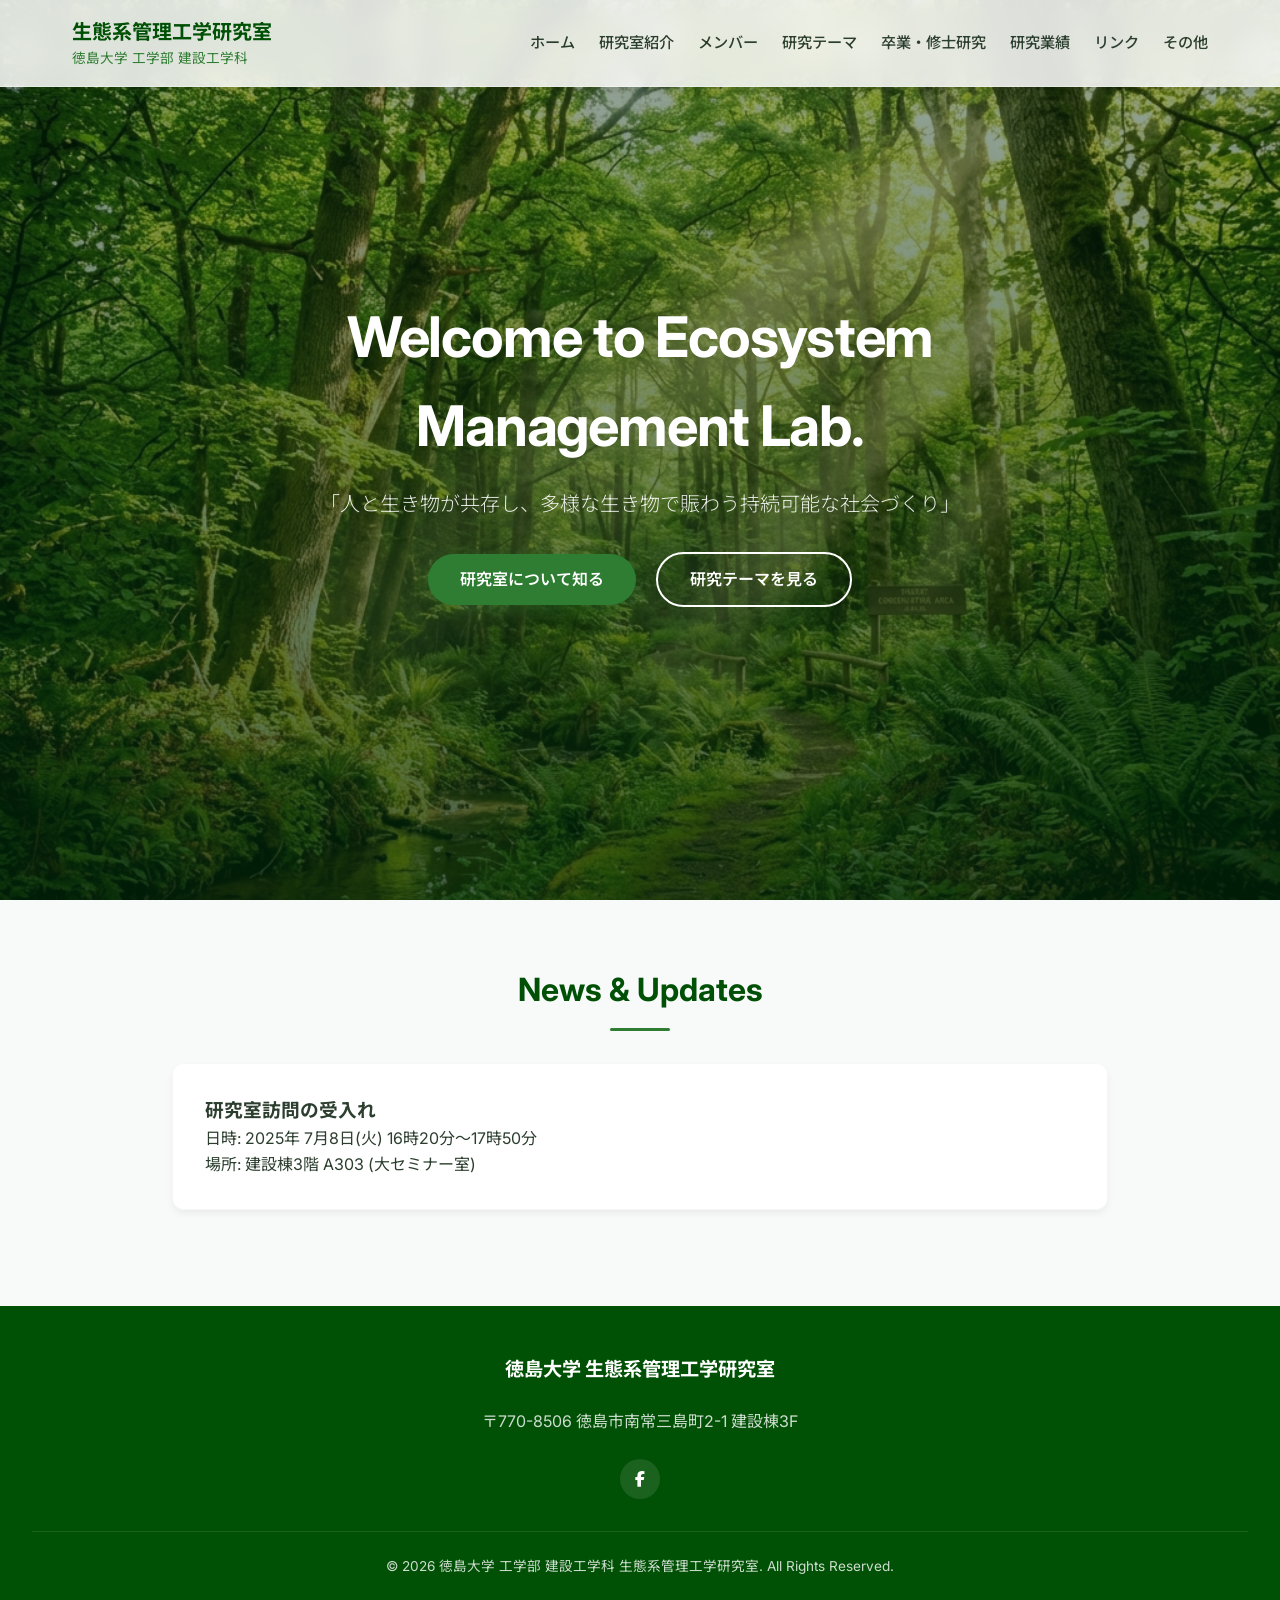
<file: index_all.html>
<!DOCTYPE html>
<html lang="ja">
<head>
  <meta charset="UTF-8">
  <meta name="viewport" content="width=device-width, initial-scale=1.0">
  <meta name="description" content="徳島大学 工学部 建設工学科 生態系管理工学研究室の公式ウェブサイトです。「人と生き物が共存し、多様な生き物で賑わう持続可能な社会づくり」を目指しています。">
  <title>徳島大学 生態系管理工学研究室 (Ecosystem Management Lab)</title>
  <style>
@import url('https://fonts.googleapis.com/css2?family=Inter:wght@300;400;600;700&family=Noto+Sans+JP:wght@300;400;500;700&display=swap');

:root {
  --primary-color: #2e7d32; /* Deep natural green */
  --primary-light: #60ad5e;
  --primary-dark: #005005;
  --bg-color: #f8faf9;
  --text-main: #2c3e2e;
  --text-light: #5f7461;
  --white: #ffffff;
  --glass-bg: rgba(255, 255, 255, 0.85);
  --glass-border: rgba(255, 255, 255, 0.3);
  --shadow-sm: 0 4px 6px rgba(0, 0, 0, 0.05);
  --shadow-md: 0 10px 20px rgba(0, 0, 0, 0.08);
  --transition: all 0.3s cubic-bezier(0.25, 0.8, 0.25, 1);
}

* {
  margin: 0;
  padding: 0;
  box-sizing: border-box;
}

body {
  font-family: 'Inter', 'Noto Sans JP', sans-serif;
  background-color: var(--bg-color);
  color: var(--text-main);
  line-height: 1.6;
  overflow-x: hidden;
}

/* Glassmorphism Header */
header {
  position: fixed;
  top: 0;
  width: 100%;
  z-index: 1000;
  background: var(--glass-bg);
  backdrop-filter: blur(12px);
  -webkit-backdrop-filter: blur(12px);
  border-bottom: 1px solid var(--glass-border);
  box-shadow: var(--shadow-sm);
  transition: var(--transition);
}

header.scrolled {
  background: rgba(255, 255, 255, 0.95);
  box-shadow: var(--shadow-md);
}

.nav-container {
  max-width: 1200px;
  margin: 0 auto;
  padding: 1rem 2rem;
  display: flex;
  justify-content: space-between;
  align-items: center;
}

.logo {
  font-size: 1.25rem;
  font-weight: 700;
  color: var(--primary-dark);
  text-decoration: none;
  display: flex;
  flex-direction: column;
}

.logo span {
  font-size: 0.85rem;
  font-weight: 400;
  color: var(--primary-color);
}

.nav-links {
  display: flex;
  gap: 1.5rem;
  list-style: none;
}

.nav-links a {
  text-decoration: none;
  color: var(--text-main);
  font-weight: 500;
  font-size: 0.95rem;
  position: relative;
  padding: 0.5rem 0;
  transition: var(--transition);
}

.nav-links a::after {
  content: '';
  position: absolute;
  bottom: 0;
  left: 0;
  width: 0;
  height: 2px;
  background: var(--primary-color);
  transition: var(--transition);
}

.nav-links a:hover {
  color: var(--primary-color);
}

.nav-links a:hover::after {
  width: 100%;
}

.mobile-menu-btn {
  display: none;
  background: none;
  border: none;
  font-size: 1.5rem;
  color: var(--text-main);
  cursor: pointer;
}

/* Hero Section */
.hero {
  height: 100vh;
  min-height: 600px;
  background-image: linear-gradient(rgba(0, 40, 10, 0.4), rgba(0, 40, 10, 0.7)), url('images/hero.png');
  background-size: cover;
  background-position: center;
  background-attachment: fixed;
  display: flex;
  align-items: center;
  justify-content: center;
  text-align: center;
  color: var(--white);
  padding: 0 2rem;
  position: relative;
}

.hero-content {
  max-width: 800px;
  animation: fadeUp 1s ease-out;
}

.hero-content h1 {
  font-size: 3.5rem;
  font-weight: 700;
  margin-bottom: 1rem;
  letter-spacing: -0.02em;
}

.hero-content p {
  font-size: 1.25rem;
  font-weight: 300;
  margin-bottom: 2rem;
  opacity: 0.9;
}

.btn {
  display: inline-block;
  padding: 0.8rem 2rem;
  background: var(--primary-color);
  color: var(--white);
  text-decoration: none;
  border-radius: 50px;
  font-weight: 600;
  transition: var(--transition);
  box-shadow: 0 4px 15px rgba(46, 125, 50, 0.3);
}

.btn:hover {
  background: var(--primary-light);
  transform: translateY(-2px);
  box-shadow: 0 6px 20px rgba(46, 125, 50, 0.4);
}

.btn-outline {
  background: transparent;
  border: 2px solid var(--white);
  box-shadow: none;
  margin-left: 1rem;
}

.btn-outline:hover {
  background: var(--white);
  color: var(--primary-dark);
  box-shadow: 0 6px 20px rgba(255, 255, 255, 0.3);
}

/* Page Header (for subpages) */
.page-header {
  height: 40vh;
  min-height: 300px;
  background-image: linear-gradient(rgba(0, 40, 10, 0.6), rgba(0, 40, 10, 0.8)), url('images/hero.png');
  background-size: cover;
  background-position: center;
  display: flex;
  align-items: center;
  justify-content: center;
  text-align: center;
  color: var(--white);
  padding-top: 60px;
}

.page-header h1 {
  font-size: 2.5rem;
  font-weight: 700;
  animation: fadeUp 0.8s ease-out;
}

/* Layout */
.container {
  max-width: 1000px;
  margin: 0 auto;
  padding: 4rem 2rem;
}

.section-title {
  font-size: 2rem;
  color: var(--primary-dark);
  margin-bottom: 2rem;
  text-align: center;
  position: relative;
  padding-bottom: 1rem;
}

.section-title::after {
  content: '';
  position: absolute;
  bottom: 0;
  left: 50%;
  transform: translateX(-50%);
  width: 60px;
  height: 3px;
  background: var(--primary-color);
  border-radius: 3px;
}

/* Card Styles */
.card {
  background: var(--white);
  border-radius: 12px;
  padding: 2rem;
  box-shadow: var(--shadow-sm);
  transition: var(--transition);
  margin-bottom: 2rem;
  border: 1px solid rgba(0,0,0,0.03);
}

.card:hover {
  transform: translateY(-5px);
  box-shadow: var(--shadow-md);
}

/* Member Grid */
.member-grid {
  display: grid;
  grid-template-columns: repeat(auto-fill, minmax(280px, 1fr));
  gap: 2rem;
}

.member-card {
  text-align: center;
}

.member-role {
  color: var(--primary-color);
  font-weight: 600;
  font-size: 0.9rem;
  text-transform: uppercase;
  letter-spacing: 0.05em;
  margin-bottom: 0.5rem;
}

.member-name {
  font-size: 1.3rem;
  color: var(--text-main);
  margin-bottom: 1rem;
}

/* Research List */
.research-item {
  border-left: 4px solid var(--primary-light);
  padding-left: 1.5rem;
  margin-bottom: 2rem;
}

.research-item h3 {
  font-size: 1.2rem;
  color: var(--primary-dark);
  margin-bottom: 0.5rem;
}

.research-author {
  font-size: 0.9rem;
  color: var(--text-light);
  margin-bottom: 1rem;
  font-weight: 600;
}

/* Links List */
.links-list {
  list-style: none;
}

.links-list li {
  margin-bottom: 1rem;
}

.links-list a {
  display: block;
  padding: 1rem 1.5rem;
  background: var(--white);
  border-radius: 8px;
  text-decoration: none;
  color: var(--text-main);
  font-weight: 500;
  transition: var(--transition);
  box-shadow: var(--shadow-sm);
  border-left: 4px solid transparent;
}

.links-list a:hover {
  border-left-color: var(--primary-color);
  transform: translateX(5px);
  box-shadow: var(--shadow-md);
}

/* Footer */
footer {
  background: var(--primary-dark);
  color: rgba(255,255,255,0.8);
  padding: 3rem 2rem 1.5rem;
  text-align: center;
}

.footer-content {
  max-width: 1000px;
  margin: 0 auto 2rem;
  display: flex;
  flex-direction: column;
  align-items: center;
  gap: 1.5rem;
}

.footer-logo {
  font-size: 1.2rem;
  color: var(--white);
  font-weight: 700;
}

.social-links {
  display: flex;
  gap: 1rem;
}

.social-icon {
  display: inline-flex;
  align-items: center;
  justify-content: center;
  width: 40px;
  height: 40px;
  border-radius: 50%;
  background: rgba(255,255,255,0.1);
  color: var(--white);
  text-decoration: none;
  transition: var(--transition);
}

.social-icon:hover {
  background: var(--primary-light);
  transform: translateY(-3px);
}

.copyright {
  font-size: 0.85rem;
  border-top: 1px solid rgba(255,255,255,0.1);
  padding-top: 1.5rem;
}

/* Animations */
@keyframes fadeUp {
  from {
    opacity: 0;
    transform: translateY(30px);
  }
  to {
    opacity: 1;
    transform: translateY(0);
  }
}

.fade-in-section {
  opacity: 0;
  transform: translateY(20px);
  visibility: hidden;
  transition: opacity 0.8s ease-out, transform 0.8s ease-out;
  will-change: opacity, visibility;
}

.fade-in-section.is-visible {
  opacity: 1;
  transform: none;
  visibility: visible;
}

/* Responsive */
@media (max-width: 768px) {
  .hero-content h1 {
    font-size: 2.5rem;
  }
  
  .nav-links {
    position: fixed;
    top: 70px;
    left: -100%;
    width: 100%;
    height: calc(100vh - 70px);
    background: var(--white);
    flex-direction: column;
    align-items: center;
    padding-top: 2rem;
    transition: var(--transition);
    box-shadow: var(--shadow-sm);
  }
  
  .nav-links.active {
    left: 0;
  }
  
  .mobile-menu-btn {
    display: block;
  }
}

</style>
  <link rel="stylesheet" href="https://cdnjs.cloudflare.com/ajax/libs/font-awesome/6.4.0/css/all.min.css">
</head>
<body>

  <header>
    <div class="nav-container">
      <a href="index.html" class="logo">
        生態系管理工学研究室
        <span>徳島大学 工学部 建設工学科</span>
      </a>
      <button class="mobile-menu-btn"><i class="fas fa-bars"></i></button>
      <ul class="nav-links">
        <li><a href="index.html">ホーム</a></li>
        <li><a href="about.html">研究室紹介</a></li>
        <li><a href="members.html">メンバー</a></li>
        <li><a href="research.html">研究テーマ</a></li>
        <li><a href="projects.html">卒業・修士研究</a></li>
        <li><a href="achievements.html">研究業績</a></li>
        <li><a href="links.html">リンク</a></li>
        <li><a href="others.html">その他</a></li>
      </ul>
    </div>
  </header>

  <main>
    <section class="hero">
      <div class="hero-content">
        <h1>Welcome to Ecosystem Management Lab.</h1>
        <p>「人と生き物が共存し、多様な生き物で賑わう持続可能な社会づくり」</p>
        <a href="about.html" class="btn">研究室について知る</a>
        <a href="research.html" class="btn btn-outline">研究テーマを見る</a>
      </div>
    </section>

    <section class="container fade-in-section">
      <h2 class="section-title">News & Updates</h2>
      <div class="card">
        <h3>研究室訪問の受入れ</h3>
        <p>日時: 2025年 7月8日(火) 16時20分～17時50分</p>
        <p>場所: 建設棟3階 A303 (大セミナー室)</p>
      </div>
    </section>
  </main>

  <footer>
    <div class="footer-content">
      <div class="footer-logo">徳島大学 生態系管理工学研究室</div>
      <p>〒770-8506 徳島市南常三島町2-1 建設棟3F</p>
      <div class="social-links">
        <a href="https://www.facebook.com/" target="_blank" class="social-icon" aria-label="Facebook">
          <i class="fab fa-facebook-f"></i>
        </a>
      </div>
    </div>
    <div class="copyright">
      &copy; 2026 徳島大学 工学部 建設工学科 生態系管理工学研究室. All Rights Reserved.
    </div>
  </footer>

  <script>
document.addEventListener('DOMContentLoaded', () => {
  // Mobile Menu Toggle
  const menuBtn = document.querySelector('.mobile-menu-btn');
  const navLinks = document.querySelector('.nav-links');

  if (menuBtn && navLinks) {
    menuBtn.addEventListener('click', () => {
      navLinks.classList.toggle('active');
      const icon = menuBtn.querySelector('i');
      if (icon) {
        if (navLinks.classList.contains('active')) {
          icon.classList.remove('fa-bars');
          icon.classList.add('fa-times');
        } else {
          icon.classList.remove('fa-times');
          icon.classList.add('fa-bars');
        }
      }
    });
  }

  // Header Scroll Effect
  const header = document.querySelector('header');
  window.addEventListener('scroll', () => {
    if (window.scrollY > 50) {
      header.classList.add('scrolled');
    } else {
      header.classList.remove('scrolled');
    }
  });

  // Fade In Animation on Scroll
  const observerOptions = {
    root: null,
    rootMargin: '0px',
    threshold: 0.15
  };

  const observer = new IntersectionObserver((entries, observer) => {
    entries.forEach(entry => {
      if (entry.isIntersecting) {
        entry.target.classList.add('is-visible');
        observer.unobserve(entry.target);
      }
    });
  }, observerOptions);

  document.querySelectorAll('.fade-in-section').forEach(section => {
    observer.observe(section);
  });
});

</script>
</body>
</html>
</file>
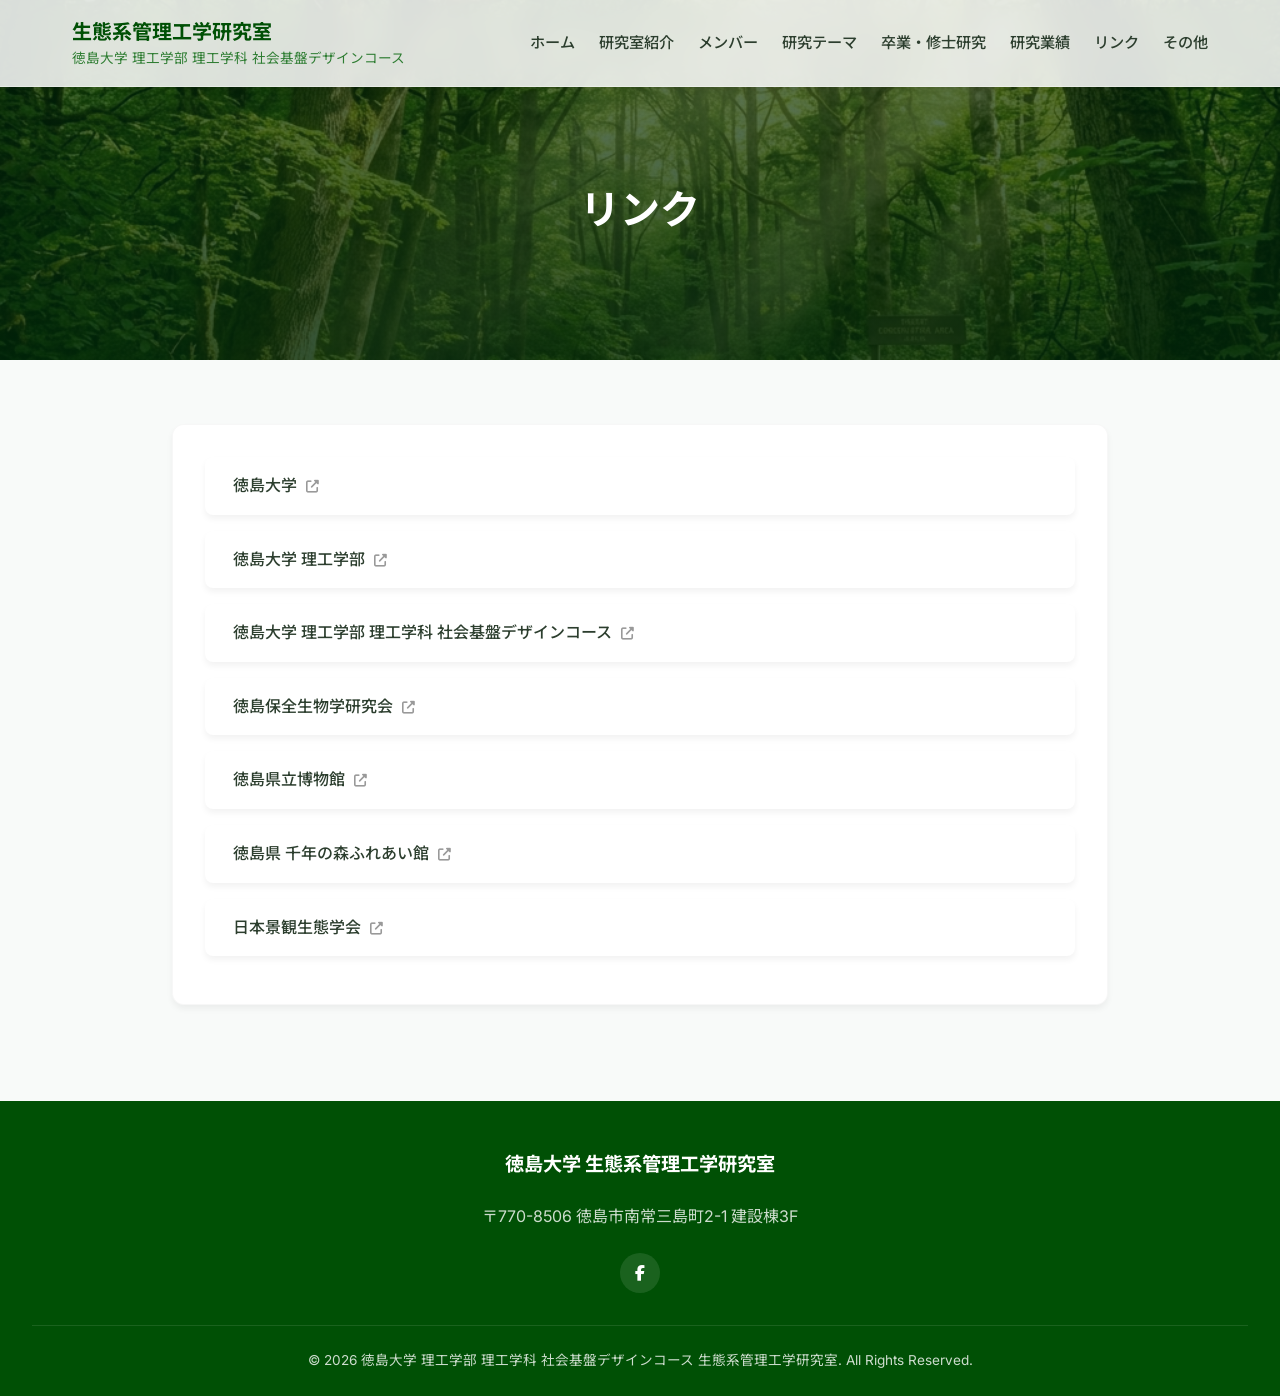
<file: links.html>
<!DOCTYPE html>
<html lang="ja">
<head>
  <meta charset="UTF-8">
  <meta name="viewport" content="width=device-width, initial-scale=1.0">
  <meta name="description" content="徳島大学 生態系管理工学研究室のリンク集。">
  <title>リンク | 生態系管理工学研究室</title>
  <link rel="stylesheet" href="style.css">
  <link rel="stylesheet" href="https://cdnjs.cloudflare.com/ajax/libs/font-awesome/6.4.0/css/all.min.css">
</head>
<body>

  <header>
    <div class="nav-container">
      <a href="index.html" class="logo">生態系管理工学研究室<span>徳島大学 理工学部 理工学科 社会基盤デザインコース</span></a>
      <button class="mobile-menu-btn"><i class="fas fa-bars"></i></button>
      <ul class="nav-links">
        <li><a href="index.html">ホーム</a></li>
        <li><a href="about.html">研究室紹介</a></li>
        <li><a href="members.html">メンバー</a></li>
        <li><a href="research.html">研究テーマ</a></li>
        <li><a href="projects.html">卒業・修士研究</a></li>
        <li><a href="achievements.html">研究業績</a></li>
        <li><a href="links.html">リンク</a></li>
        <li><a href="others.html">その他</a></li>
      </ul>
    </div>
  </header>

  <div class="page-header">
    <div class="container">
      <h1>リンク</h1>
    </div>
  </div>

  <main class="container fade-in-section">
    <div class="card">
      <ul class="links-list">
        <li><a href="http://www.tokushima-u.ac.jp/" target="_blank">徳島大学 <i class="fas fa-external-link-alt" style="font-size:0.8em; margin-left:5px; color:#999;"></i></a></li>
        <li><a href="https://www.tokushima-u.ac.jp/st/" target="_blank">徳島大学 理工学部 <i class="fas fa-external-link-alt" style="font-size:0.8em; margin-left:5px; color:#999;"></i></a></li>
        <li><a href="https://www.tokushima-u.ac.jp/st/faculty/introduction/social_infrastructure_design/" target="_blank">徳島大学 理工学部 理工学科 社会基盤デザインコース <i class="fas fa-external-link-alt" style="font-size:0.8em; margin-left:5px; color:#999;"></i></a></li>
       <li><a href="http://www.hozen-tokushima.org/" target="_blank">徳島保全生物学研究会 <i class="fas fa-external-link-alt" style="font-size:0.8em; margin-left:5px; color:#999;"></i></a></li>
       <li><a href="http://www.museum.tokushima-ec.ed.jp/default.htm" target="_blank">徳島県立博物館 <i class="fas fa-external-link-alt" style="font-size:0.8em; margin-left:5px; color:#999;"></i></a></li>
        <li><a href="http://www.1000nen.biz-awa.jp/" target="_blank">徳島県 千年の森ふれあい館 <i class="fas fa-external-link-alt" style="font-size:0.8em; margin-left:5px; color:#999;"></i></a></li>
       <li><a href="http://jale-japan.org/wp/" target="_blank">日本景観生態学会 <i class="fas fa-external-link-alt" style="font-size:0.8em; margin-left:5px; color:#999;"></i></a></li>
      </ul>
    </div>
  </main>

  <footer>
    <div class="footer-content">
      <div class="footer-logo">徳島大学 生態系管理工学研究室</div>
      <p>〒770-8506 徳島市南常三島町2-1 建設棟3F</p>
      <div class="social-links">
        <a href="https://www.facebook.com/" target="_blank" class="social-icon" aria-label="Facebook"><i class="fab fa-facebook-f"></i></a>
      </div>
    </div>
    <div class="copyright">&copy; 2026 徳島大学 理工学部 理工学科 社会基盤デザインコース 生態系管理工学研究室. All Rights Reserved.</div>
  </footer>

  <script src="main.js"></script>
</body>
</html>
</file>
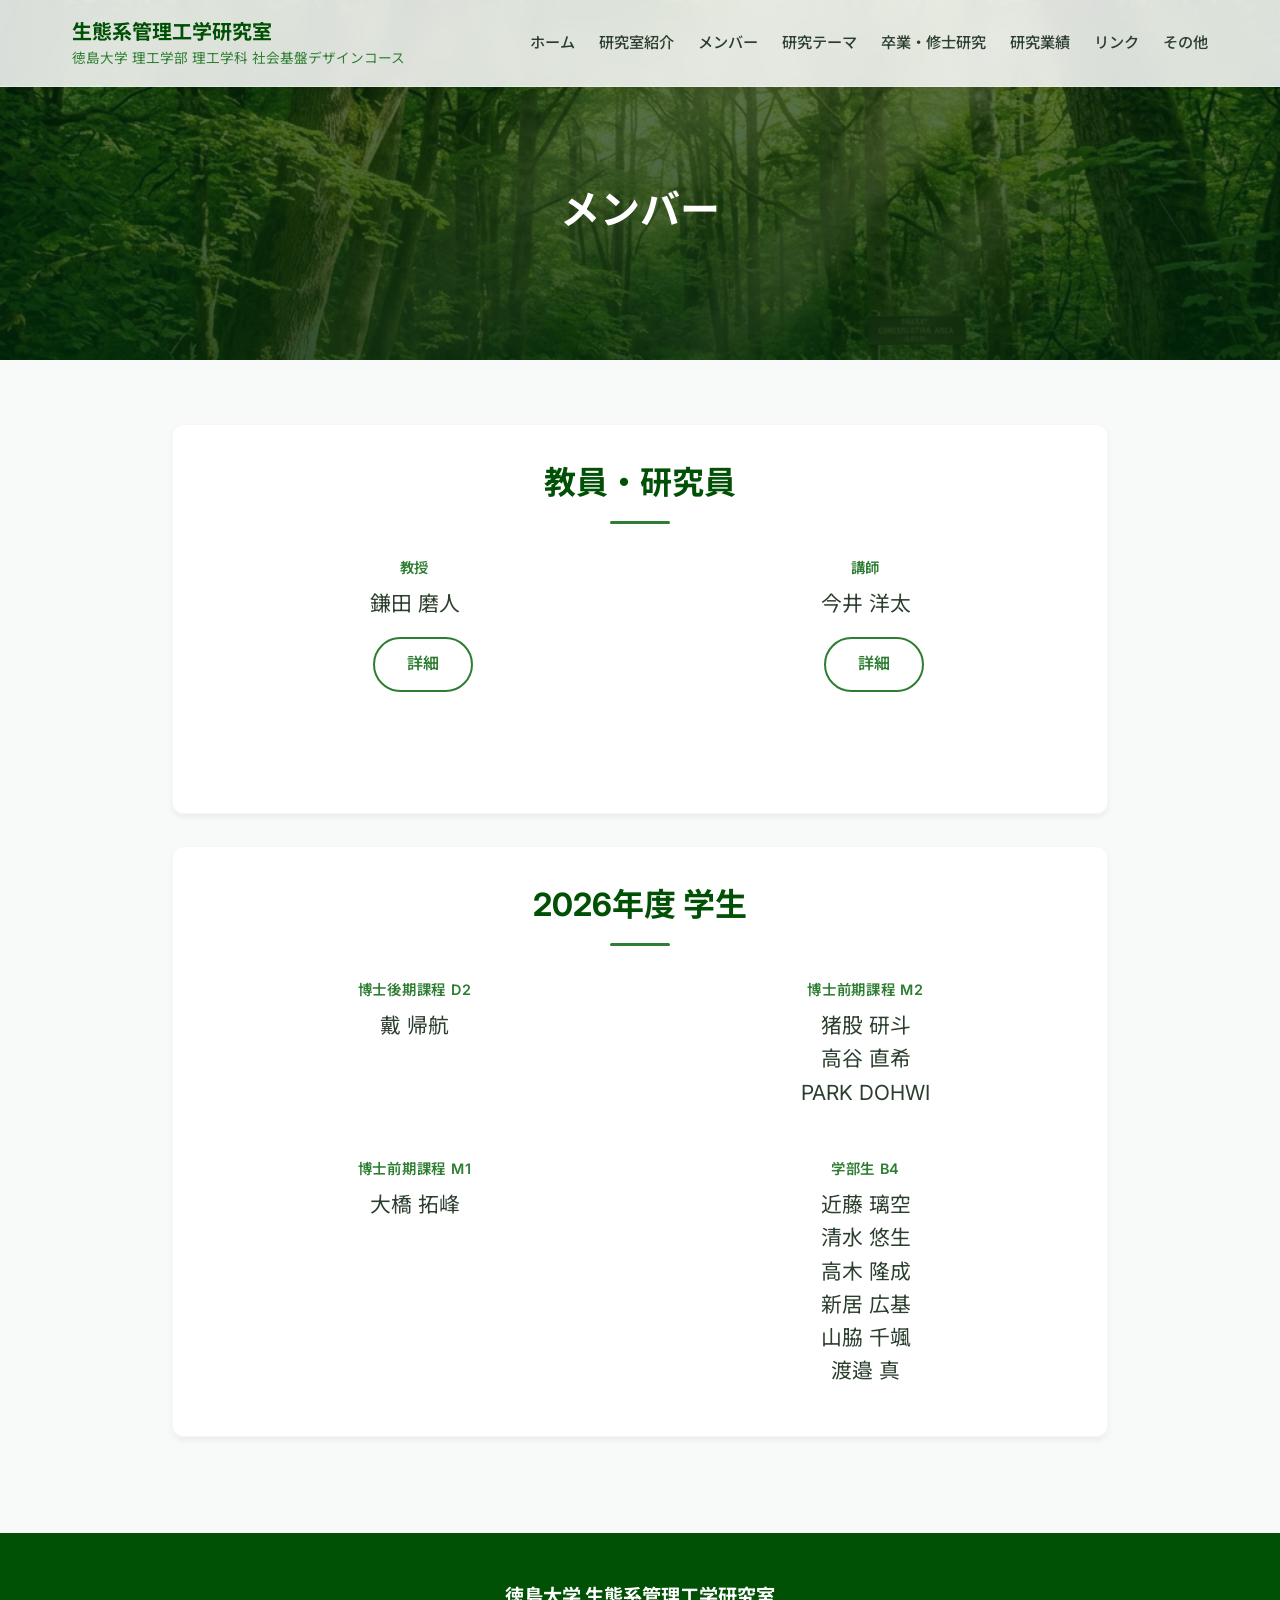
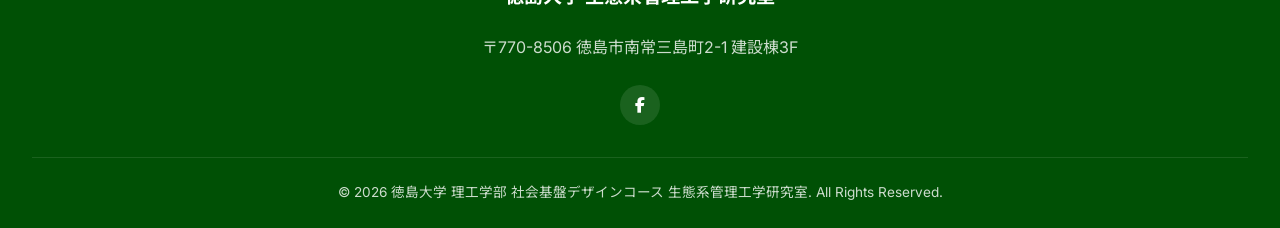
<file: members.html>
<!DOCTYPE html>
<html lang="ja">
<head>
  <meta charset="UTF-8">
  <meta name="viewport" content="width=device-width, initial-scale=1.0">
  <meta name="description" content="徳島大学 生態系管理工学研究室のメンバー紹介。">
  <title>メンバー | 生態系管理工学研究室</title>
  <link rel="stylesheet" href="style.css">
  <link rel="stylesheet" href="https://cdnjs.cloudflare.com/ajax/libs/font-awesome/6.4.0/css/all.min.css">
</head>
<body>

  <header>
    <div class="nav-container">
      <a href="index.html" class="logo">生態系管理工学研究室<span>徳島大学 理工学部 理工学科 社会基盤デザインコース</span></a>
      <button class="mobile-menu-btn"><i class="fas fa-bars"></i></button>
      <ul class="nav-links">
        <li><a href="index.html">ホーム</a></li>
        <li><a href="about.html">研究室紹介</a></li>
        <li><a href="members.html">メンバー</a></li>
        <li><a href="research.html">研究テーマ</a></li>
        <li><a href="projects.html">卒業・修士研究</a></li>
        <li><a href="achievements.html">研究業績</a></li>
        <li><a href="links.html">リンク</a></li>
        <li><a href="others.html">その他</a></li>
      </ul>
    </div>
  </header>

  <div class="page-header">
    <div class="container">
      <h1>メンバー</h1>
    </div>
  </div>

  <main class="container fade-in-section">
    <section class="card">
      <h2 class="section-title">教員・研究員</h2>
      <div class="member-grid">
        <div class="member-card">
          <div class="member-role">教授</div>
          <div class="member-name">鎌田 磨人</div>
          <a href="http://pub2.db.tokushima-u.ac.jp/ERD/person/10607/profile-ja.html" target="_blank" class="btn btn-outline" style="color: var(--primary-color); border-color: var(--primary-color);">詳細</a>
        </div>
        <div class="member-card">
          <div class="member-role">講師</div>
          <div class="member-name">今井 洋太</div>
          <a href="http://pub2.db.tokushima-u.ac.jp/ERD/person/189080/profile-ja.html" target="_blank" class="btn btn-outline" style="color: var(--primary-color); border-color: var(--primary-color);">詳細</a>
        </div>
        <div class="member-card">
          <div class="member-role"></div>
          <div class="member-name"><br></div>
        </div>
      </div>
    </section>

    <section class="card fade-in-section">
      <h2 class="section-title">2026年度 学生</h2>
      <div class="member-grid">
        <div class="member-card">
          <div class="member-role">博士後期課程 D2</div>
          <div class="member-name">戴 帰航<br></div>
        </div>
        <div class="member-card">
          <div class="member-role">博士前期課程 M2</div>
          <div class="member-name">猪股 研斗<br>高谷 直希<br>PARK DOHWI</div>
        </div>
        <div class="member-card">
          <div class="member-role">博士前期課程 M1</div>
          <div class="member-name">大橋 拓峰</div>
        </div>
        <div class="member-card">
          <div class="member-role">学部生 B4</div>
          <div class="member-name">近藤 璃空<br>清水 悠生<br>高木 隆成<br>新居 広基<br>山脇 千颯<br>渡邉 真</div>
        </div>
      </div>
    </section>
  </main>

  <footer>
    <div class="footer-content">
      <div class="footer-logo">徳島大学 生態系管理工学研究室</div>
      <p>〒770-8506 徳島市南常三島町2-1 建設棟3F</p>
      <div class="social-links">
        <a href="https://www.facebook.com/" target="_blank" class="social-icon" aria-label="Facebook"><i class="fab fa-facebook-f"></i></a>
      </div>
    </div>
    <div class="copyright">&copy; 2026 徳島大学 理工学部 社会基盤デザインコース 生態系管理工学研究室. All Rights Reserved.</div>
  </footer>

  <script src="main.js"></script>
</body>
</html>
</file>
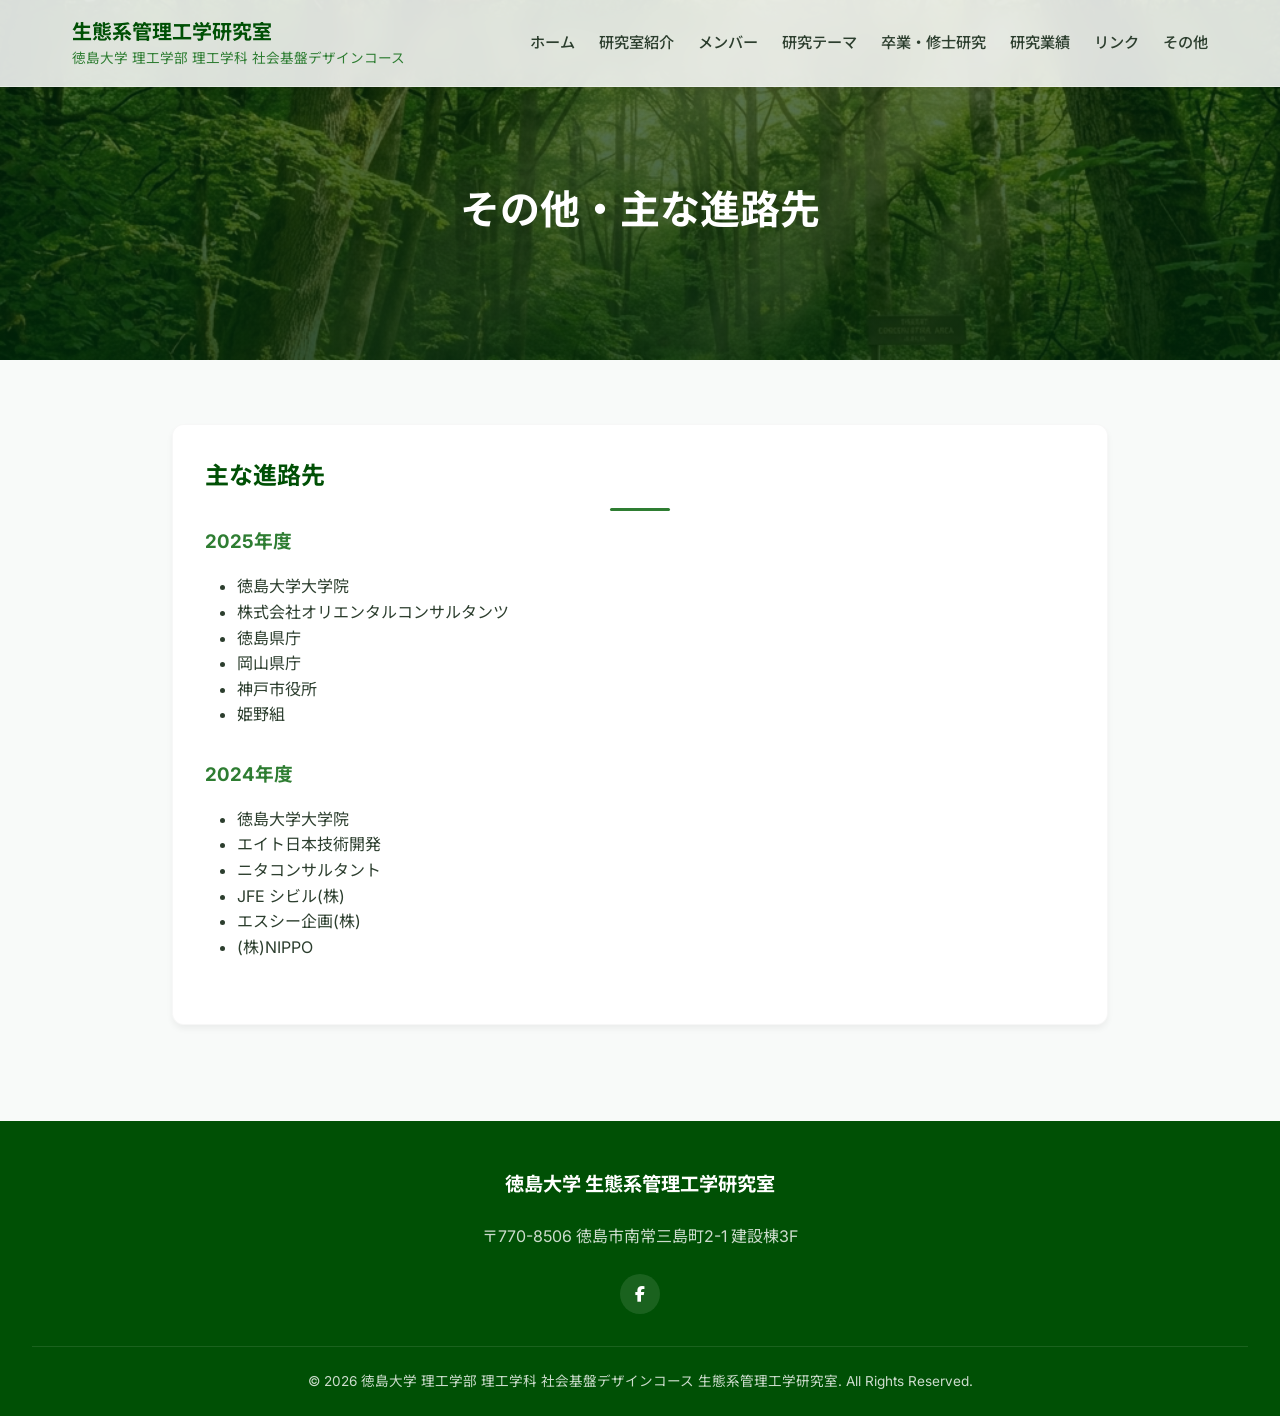
<file: others.html>
<!DOCTYPE html>
<html lang="ja">
<head>
  <meta charset="UTF-8">
  <meta name="viewport" content="width=device-width, initial-scale=1.0">
  <meta name="description" content="徳島大学 生態系管理工学研究室のその他の情報、主な進路先など。">
  <title>その他（主な進路先） | 生態系管理工学研究室</title>
  <link rel="stylesheet" href="style.css">
  <link rel="stylesheet" href="https://cdnjs.cloudflare.com/ajax/libs/font-awesome/6.4.0/css/all.min.css">
</head>
<body>

  <header>
    <div class="nav-container">
      <a href="index.html" class="logo">生態系管理工学研究室<span>徳島大学 理工学部 理工学科 社会基盤デザインコース</span></a>
      <button class="mobile-menu-btn"><i class="fas fa-bars"></i></button>
      <ul class="nav-links">
        <li><a href="index.html">ホーム</a></li>
        <li><a href="about.html">研究室紹介</a></li>
        <li><a href="members.html">メンバー</a></li>
        <li><a href="research.html">研究テーマ</a></li>
        <li><a href="projects.html">卒業・修士研究</a></li>
        <li><a href="achievements.html">研究業績</a></li>
        <li><a href="links.html">リンク</a></li>
        <li><a href="others.html">その他</a></li>
      </ul>
    </div>
  </header>

  <div class="page-header">
    <div class="container">
      <h1>その他・主な進路先</h1>
    </div>
  </div>

  <main class="container fade-in-section">
    <div class="card">
      <h2 class="section-title" style="font-size: 1.5rem; text-align: left; margin-bottom: 1rem;">主な進路先</h2>
      
      <div style="margin-bottom: 2rem;">
        <h3 style="color: var(--primary-color); margin-bottom: 0.5rem; border-bottom: 1px solid var(--glass-border); padding-bottom: 0.5rem;">2025年度</h3>
        <ul style="list-style-type: disc; padding-left: 2rem; color: var(--text-main);">
          <li>徳島大学大学院</li>
          <li>株式会社オリエンタルコンサルタンツ</li>
          <li>徳島県庁</li>
          <li>岡山県庁</li>
          <li>神戸市役所</li>
          <li>姫野組</li>
        </ul>
      </div>

      <div style="margin-bottom: 2rem;">
        <h3 style="color: var(--primary-color); margin-bottom: 0.5rem; border-bottom: 1px solid var(--glass-border); padding-bottom: 0.5rem;">2024年度</h3>
        <ul style="list-style-type: disc; padding-left: 2rem; color: var(--text-main);">
          <li>徳島大学大学院</li>
          <li>エイト日本技術開発</li>
          <li>ニタコンサルタント</li>
          <li>JFE シビル(株)</li>
          <li>エスシー企画(株)</li>
          <li>(株)NIPPO</li>
        </ul>
      </div>
    </main>
  
  <footer>
    <div class="footer-content">
      <div class="footer-logo">徳島大学 生態系管理工学研究室</div>
      <p>〒770-8506 徳島市南常三島町2-1 建設棟3F</p>
      <div class="social-links">
        <a href="https://www.facebook.com/" target="_blank" class="social-icon" aria-label="Facebook"><i class="fab fa-facebook-f"></i></a>
      </div>
    </div>
    <div class="copyright">&copy; 2026 徳島大学 理工学部 理工学科 社会基盤デザインコース 生態系管理工学研究室. All Rights Reserved.</div>
  </footer>

  <script src="main.js"></script>
</body>
</html>
</file>
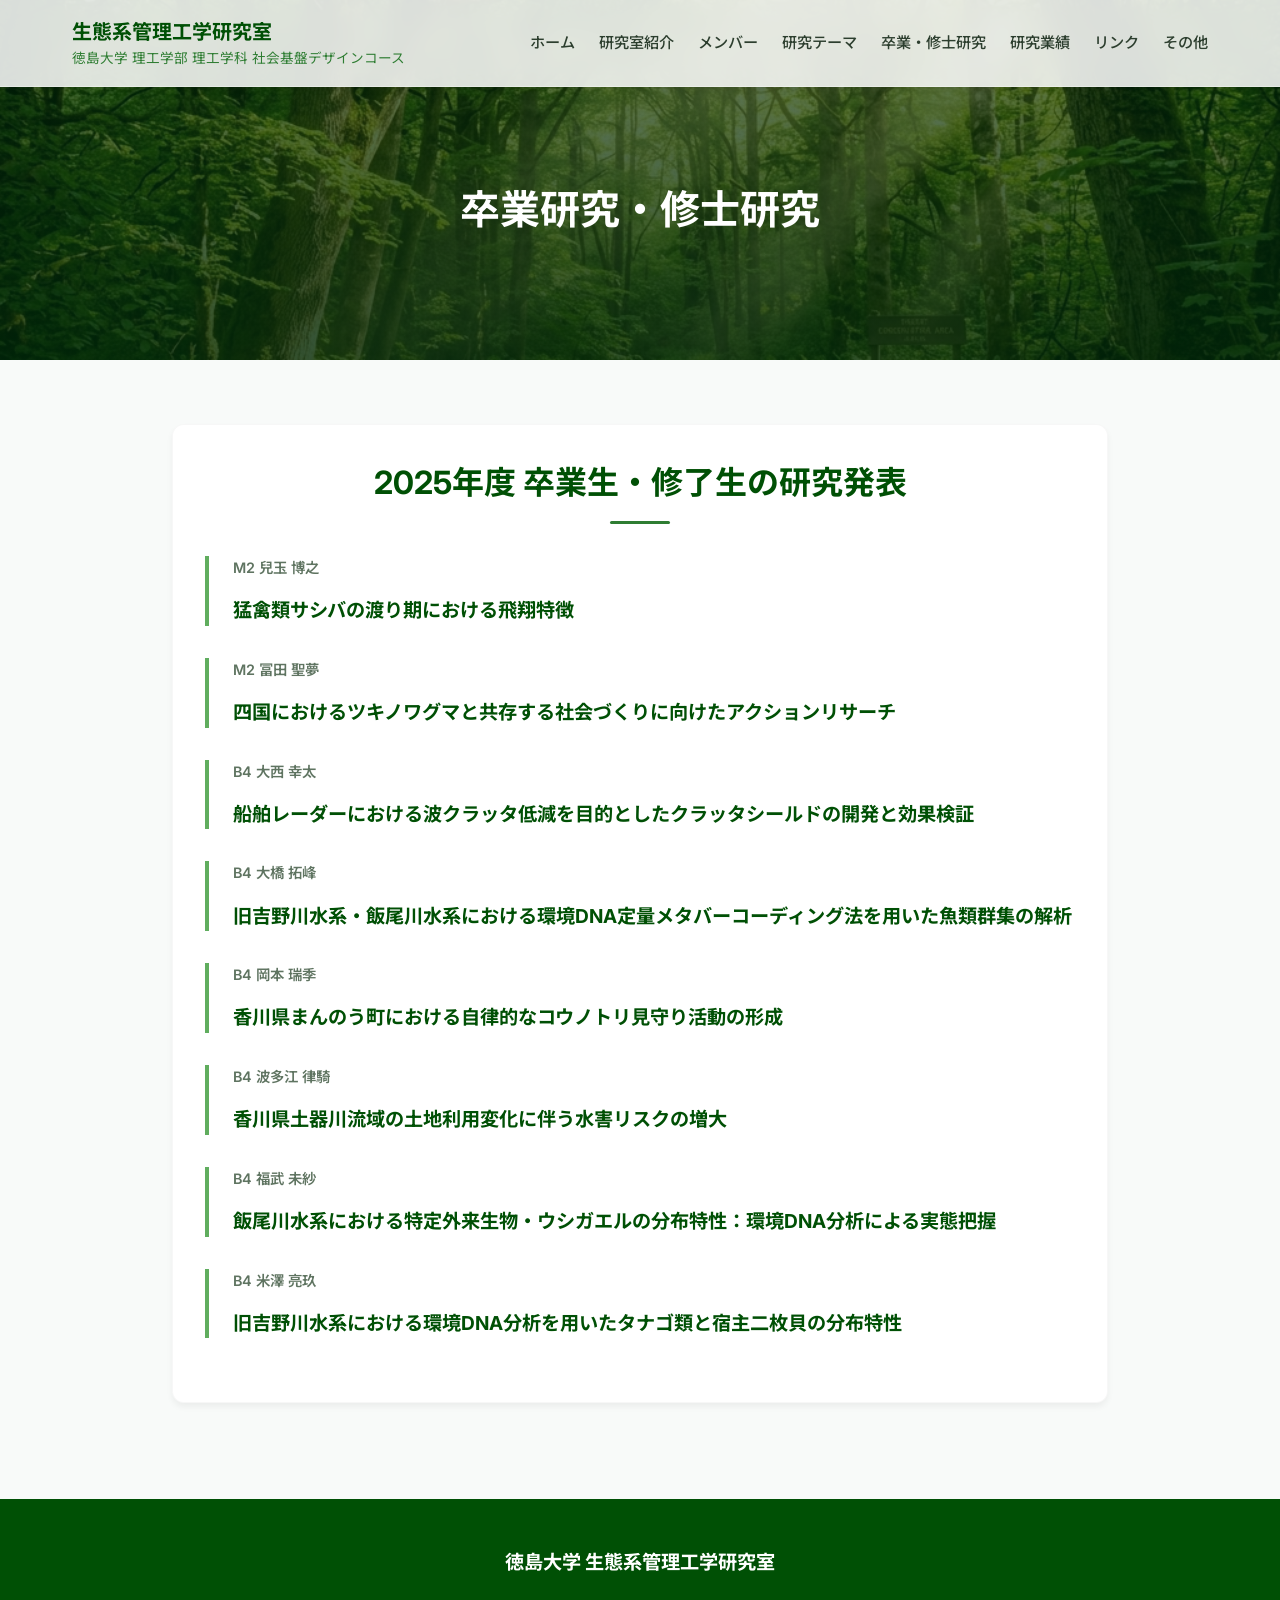
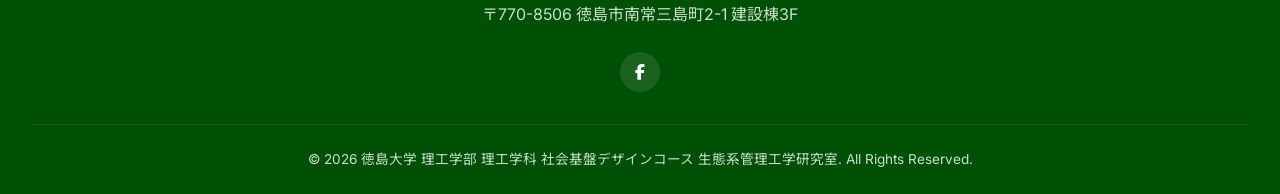
<file: projects.html>
<!DOCTYPE html>
<html lang="ja">
<head>
  <meta charset="UTF-8">
  <meta name="viewport" content="width=device-width, initial-scale=1.0">
  <meta name="description" content="徳島大学 生態系管理工学研究室の卒業研究・修士研究。">
  <title>卒業研究・修士研究 | 生態系管理工学研究室</title>
  <link rel="stylesheet" href="style.css">
  <link rel="stylesheet" href="https://cdnjs.cloudflare.com/ajax/libs/font-awesome/6.4.0/css/all.min.css">
</head>
<body>

  <header>
    <div class="nav-container">
      <a href="index.html" class="logo">生態系管理工学研究室<span>徳島大学 理工学部 理工学科 社会基盤デザインコース</span></a>
      <button class="mobile-menu-btn"><i class="fas fa-bars"></i></button>
      <ul class="nav-links">
        <li><a href="index.html">ホーム</a></li>
        <li><a href="about.html">研究室紹介</a></li>
        <li><a href="members.html">メンバー</a></li>
        <li><a href="research.html">研究テーマ</a></li>
        <li><a href="projects.html">卒業・修士研究</a></li>
        <li><a href="achievements.html">研究業績</a></li>
        <li><a href="links.html">リンク</a></li>
        <li><a href="others.html">その他</a></li>
      </ul>
    </div>
  </header>

  <div class="page-header">
    <div class="container">
      <h1>卒業研究・修士研究</h1>
    </div>
  </div>

  <main class="container fade-in-section">
    <div class="card">
      <h2 class="section-title">2025年度 卒業生・修了生の研究発表</h2>
      <p style="text-align: center; margin-bottom: 2rem;"></p>
      
      <div class="research-item">
        <div class="research-author">M2 兒玉 博之</div>
        <h3>猛禽類サシバの渡り期における飛翔特徴</h3>
      </div>

      <div class="research-item">
        <div class="research-author">M2 冨田 聖夢</div>
        <h3>四国におけるツキノワグマと共存する社会づくりに向けたアクションリサーチ</h3>
      </div>

      <div class="research-item">
        <div class="research-author">B4 大西 幸太</div>
        <h3>船舶レーダーにおける波クラッタ低減を目的としたクラッタシールドの開発と効果検証</h3>
      </div>

      <div class="research-item">
        <div class="research-author">B4 大橋 拓峰</div>
        <h3>旧吉野川水系・飯尾川水系における環境DNA定量メタバーコーディング法を用いた魚類群集の解析</h3>
      </div>

      <div class="research-item">
        <div class="research-author">B4 岡本 瑞季</div>
        <h3>香川県まんのう町における自律的なコウノトリ見守り活動の形成</h3>
      </div>

      <div class="research-item">
        <div class="research-author">B4 波多江 律騎</div>
        <h3>香川県土器川流域の土地利用変化に伴う水害リスクの増大</h3>
      </div>

      <div class="research-item">
        <div class="research-author">B4 福武 未紗</div>
        <h3>飯尾川水系における特定外来生物・ウシガエルの分布特性：環境DNA分析による実態把握</h3>
      </div>
  
      <div class="research-item">
        <div class="research-author">B4 米澤 亮玖</div>
        <h3>旧吉野川水系における環境DNA分析を用いたタナゴ類と宿主二枚貝の分布特性</h3>
      </div>
    </div>
  </main>
  <footer>
    <div class="footer-content">
      <div class="footer-logo">徳島大学 生態系管理工学研究室</div>
      <p>〒770-8506 徳島市南常三島町2-1 建設棟3F</p>
      <div class="social-links">
        <a href="https://www.facebook.com/" target="_blank" class="social-icon" aria-label="Facebook"><i class="fab fa-facebook-f"></i></a>
      </div>
    </div>
    <div class="copyright">&copy; 2026 徳島大学 理工学部 理工学科 社会基盤デザインコース 生態系管理工学研究室. All Rights Reserved.</div>
  </footer>

  <script src="main.js"></script>
</body>
</html>
</file>
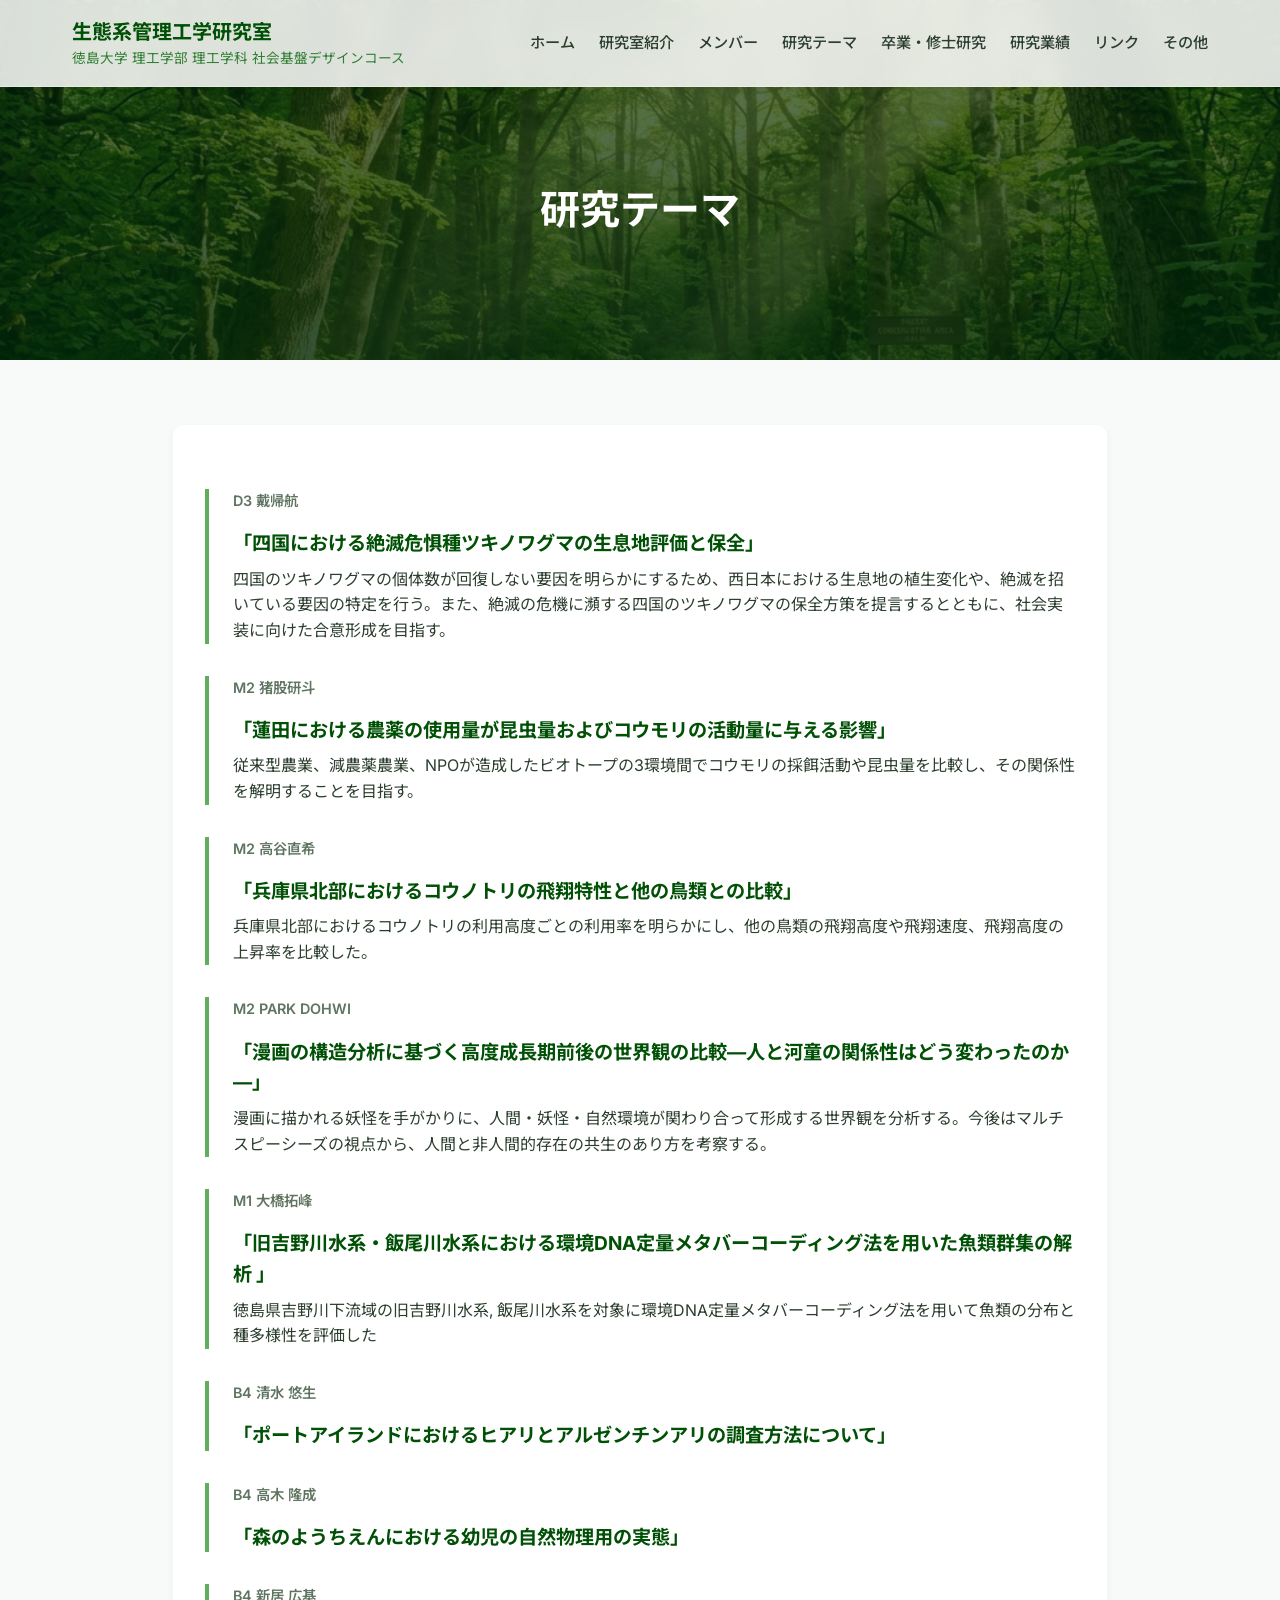
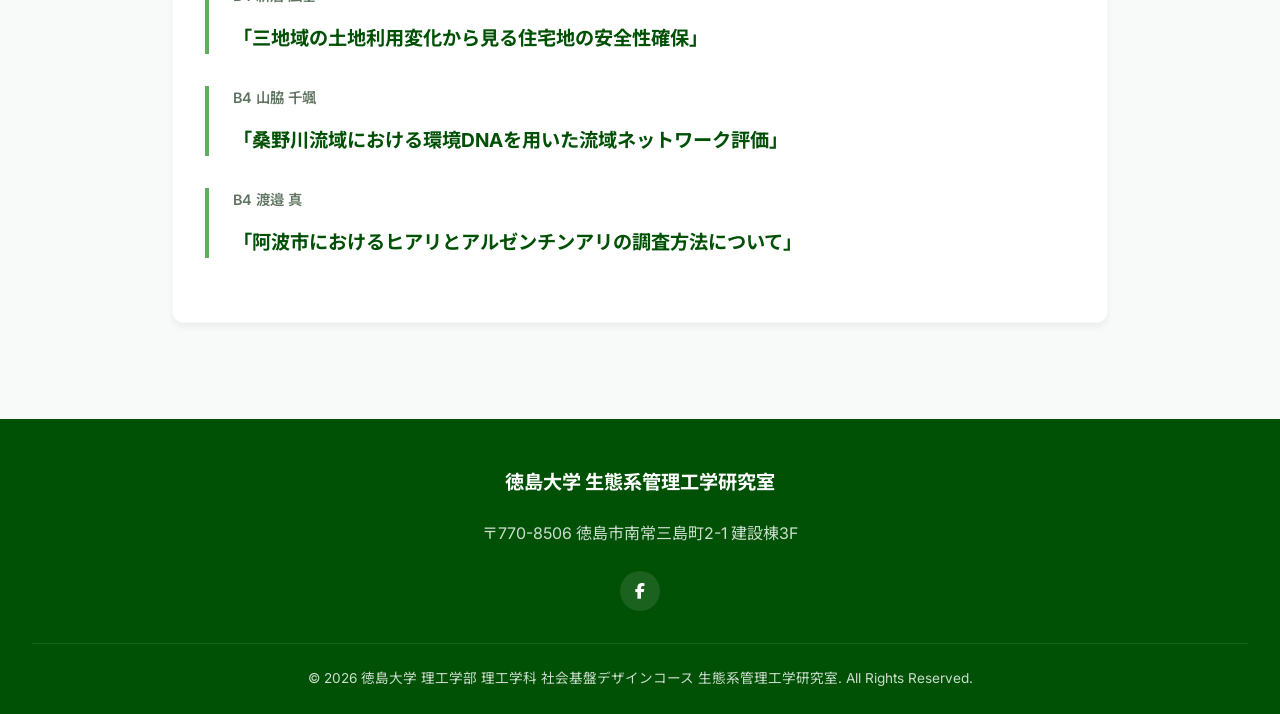
<file: research.html>
<!DOCTYPE html>
<html lang="ja">
<head>
  <meta charset="UTF-8">
  <meta name="viewport" content="width=device-width, initial-scale=1.0">
  <meta name="description" content="徳島大学 生態系管理工学研究室の研究テーマ一覧。">
  <title>研究テーマ | 生態系管理工学研究室</title>
  <link rel="stylesheet" href="style.css">
  <link rel="stylesheet" href="https://cdnjs.cloudflare.com/ajax/libs/font-awesome/6.4.0/css/all.min.css">
</head>
<body>

  <header>
    <div class="nav-container">
      <a href="index.html" class="logo">生態系管理工学研究室<span>徳島大学 理工学部 理工学科 社会基盤デザインコース</span></a>
      <button class="mobile-menu-btn"><i class="fas fa-bars"></i></button>
      <ul class="nav-links">
        <li><a href="index.html">ホーム</a></li>
        <li><a href="about.html">研究室紹介</a></li>
        <li><a href="members.html">メンバー</a></li>
        <li><a href="research.html">研究テーマ</a></li>
        <li><a href="projects.html">卒業・修士研究</a></li>
        <li><a href="achievements.html">研究業績</a></li>
        <li><a href="links.html">リンク</a></li>
        <li><a href="others.html">その他</a></li>
      </ul>
    </div>
  </header>

  <div class="page-header">
    <div class="container">
      <h1>研究テーマ</h1>
    </div>
  </div>

  <main class="container fade-in-section">
   
    <div class="card">
      <div class="research-item">
        <div class="research-author"></div>
        <h3></h3>
        <p></p>
      </div>

      <div class="research-item">
        <div class="research-author"></div>
        <h3></h3>
        <p></p>
      </div>

      <div class="research-item">
        <div class="research-author">D3 戴帰航</div>
        <h3>「四国における絶滅危惧種ツキノワグマの生息地評価と保全」</h3>
        <p>四国のツキノワグマの個体数が回復しない要因を明らかにするため、西日本における生息地の植生変化や、絶滅を招いている要因の特定を行う。また、絶滅の危機に瀕する四国のツキノワグマの保全方策を提言するとともに、社会実装に向けた合意形成を目指す。</p>
      </div>

      <div class="research-item">
        <div class="research-author">M2 猪股研斗</div>
        <h3>「蓮田における農薬の使用量が昆虫量およびコウモリの活動量に与える影響」</h3>
        <p>従来型農業、減農薬農業、NPOが造成したビオトープの3環境間でコウモリの採餌活動や昆虫量を比較し、その関係性を解明することを目指す。</p>
      </div>

      <div class="research-item">
        <div class="research-author">M2 高谷直希</div>
        <h3>「兵庫県北部におけるコウノトリの飛翔特性と他の鳥類との比較」</h3>
        <p>兵庫県北部におけるコウノトリの利用高度ごとの利用率を明らかにし、他の鳥類の飛翔高度や飛翔速度、飛翔高度の上昇率を比較した。</p>
      </div>

      <div class="research-item">
        <div class="research-author">M2 PARK DOHWI</div>
        <h3>「漫画の構造分析に基づく高度成長期前後の世界観の比較―人と河童の関係性はどう変わったのか―」</h3>
        <p>漫画に描かれる妖怪を手がかりに、人間・妖怪・自然環境が関わり合って形成する世界観を分析する。今後はマルチスピーシーズの視点から、人間と非人間的存在の共生のあり方を考察する。</p>
      </div>

      <div class="research-item">
        <div class="research-author">M1 大橋拓峰</div>
        <h3>「旧吉野川水系・飯尾川水系における環境DNA定量メタバーコーディング法を用いた魚類群集の解析 」</h3>
        <p>徳島県吉野川下流域の旧吉野川水系, 飯尾川水系を対象に環境DNA定量メタバーコーディング法を用いて魚類の分布と種多様性を評価した</p>
      </div>

      <div class="research-item">
        <div class="research-author">B4 清水 悠生</div>
        <h3>「ポートアイランドにおけるヒアリとアルゼンチンアリの調査方法について」</h3>
        <p></p>
      </div>

      <div class="research-item">
        <div class="research-author">B4 高木 隆成</div>
        <h3>「森のようちえんにおける幼児の自然物理用の実態」</h3>
        <p></p>
      </div>

       <div class="research-item">
        <div class="research-author">B4 新居 広基</div>
        <h3>「三地域の土地利用変化から見る住宅地の安全性確保」</h3>
        <p></p>
      </div>
      
      <div class="research-item">
        <div class="research-author">B4 山脇 千颯</div>
        <h3>「桑野川流域における環境DNAを用いた流域ネットワーク評価」</h3>
        <p></p>
      </div>

      <div class="research-item">
        <div class="research-author">B4 渡邉 真</div>
        <h3>「阿波市におけるヒアリとアルゼンチンアリの調査方法について」</h3>
        <p></p>
      </div>

    </div>
  </main>

  <footer>
    <div class="footer-content">
      <div class="footer-logo">徳島大学 生態系管理工学研究室</div>
      <p>〒770-8506 徳島市南常三島町2-1 建設棟3F</p>
      <div class="social-links">
        <a href="https://www.facebook.com/" target="_blank" class="social-icon" aria-label="Facebook"><i class="fab fa-facebook-f"></i></a>
      </div>
    </div>
    <div class="copyright">&copy; 2026 徳島大学 理工学部 理工学科 社会基盤デザインコース 生態系管理工学研究室. All Rights Reserved.</div>
  </footer>

  <script src="main.js"></script>
</body>
</html>
</file>
<file: style.css>
@import url('https://fonts.googleapis.com/css2?family=Inter:wght@300;400;600;700&family=Noto+Sans+JP:wght@300;400;500;700&display=swap');

:root {
  --primary-color: #2e7d32; /* Deep natural green */
  --primary-light: #60ad5e;
  --primary-dark: #005005;
  --bg-color: #f8faf9;
  --text-main: #2c3e2e;
  --text-light: #5f7461;
  --white: #ffffff;
  --glass-bg: rgba(255, 255, 255, 0.85);
  --glass-border: rgba(255, 255, 255, 0.3);
  --shadow-sm: 0 4px 6px rgba(0, 0, 0, 0.05);
  --shadow-md: 0 10px 20px rgba(0, 0, 0, 0.08);
  --transition: all 0.3s cubic-bezier(0.25, 0.8, 0.25, 1);
}

* {
  margin: 0;
  padding: 0;
  box-sizing: border-box;
}

body {
  font-family: 'Inter', 'Noto Sans JP', sans-serif;
  background-color: var(--bg-color);
  color: var(--text-main);
  line-height: 1.6;
  overflow-x: hidden;
}

/* Glassmorphism Header */
header {
  position: fixed;
  top: 0;
  width: 100%;
  z-index: 1000;
  background: var(--glass-bg);
  backdrop-filter: blur(12px);
  -webkit-backdrop-filter: blur(12px);
  border-bottom: 1px solid var(--glass-border);
  box-shadow: var(--shadow-sm);
  transition: var(--transition);
}

header.scrolled {
  background: rgba(255, 255, 255, 0.95);
  box-shadow: var(--shadow-md);
}

.nav-container {
  max-width: 1200px;
  margin: 0 auto;
  padding: 1rem 2rem;
  display: flex;
  justify-content: space-between;
  align-items: center;
}

.logo {
  font-size: 1.25rem;
  font-weight: 700;
  color: var(--primary-dark);
  text-decoration: none;
  display: flex;
  flex-direction: column;
}

.logo span {
  font-size: 0.85rem;
  font-weight: 400;
  color: var(--primary-color);
}

.nav-links {
  display: flex;
  gap: 1.5rem;
  list-style: none;
}

.nav-links a {
  text-decoration: none;
  color: var(--text-main);
  font-weight: 500;
  font-size: 0.95rem;
  position: relative;
  padding: 0.5rem 0;
  transition: var(--transition);
}

.nav-links a::after {
  content: '';
  position: absolute;
  bottom: 0;
  left: 0;
  width: 0;
  height: 2px;
  background: var(--primary-color);
  transition: var(--transition);
}

.nav-links a:hover {
  color: var(--primary-color);
}

.nav-links a:hover::after {
  width: 100%;
}

.mobile-menu-btn {
  display: none;
  background: none;
  border: none;
  font-size: 1.5rem;
  color: var(--text-main);
  cursor: pointer;
}

/* Hero Section */
.hero {
  height: 100vh;
  min-height: 600px;
  background-image: linear-gradient(rgba(0, 40, 10, 0.4), rgba(0, 40, 10, 0.7)), url('images/hero.png');
  background-size: cover;
  background-position: center;
  background-attachment: fixed;
  display: flex;
  align-items: center;
  justify-content: center;
  text-align: center;
  color: var(--white);
  padding: 0 2rem;
  position: relative;
}

.hero-content {
  max-width: 800px;
  animation: fadeUp 1s ease-out;
}

.hero-content h1 {
  font-size: 3.5rem;
  font-weight: 700;
  margin-bottom: 1rem;
  letter-spacing: -0.02em;
}

.hero-content p {
  font-size: 1.25rem;
  font-weight: 300;
  margin-bottom: 2rem;
  opacity: 0.9;
}

.btn {
  display: inline-block;
  padding: 0.8rem 2rem;
  background: var(--primary-color);
  color: var(--white);
  text-decoration: none;
  border-radius: 50px;
  font-weight: 600;
  transition: var(--transition);
  box-shadow: 0 4px 15px rgba(46, 125, 50, 0.3);
}

.btn:hover {
  background: var(--primary-light);
  transform: translateY(-2px);
  box-shadow: 0 6px 20px rgba(46, 125, 50, 0.4);
}

.btn-outline {
  background: transparent;
  border: 2px solid var(--white);
  box-shadow: none;
  margin-left: 1rem;
}

.btn-outline:hover {
  background: var(--white);
  color: var(--primary-dark);
  box-shadow: 0 6px 20px rgba(255, 255, 255, 0.3);
}

/* Page Header (for subpages) */
.page-header {
  height: 40vh;
  min-height: 300px;
  background-image: linear-gradient(rgba(0, 40, 10, 0.6), rgba(0, 40, 10, 0.8)), url('images/hero.png');
  background-size: cover;
  background-position: center;
  display: flex;
  align-items: center;
  justify-content: center;
  text-align: center;
  color: var(--white);
  padding-top: 60px;
}

.page-header h1 {
  font-size: 2.5rem;
  font-weight: 700;
  animation: fadeUp 0.8s ease-out;
}

/* Layout */
.container {
  max-width: 1000px;
  margin: 0 auto;
  padding: 4rem 2rem;
}

.section-title {
  font-size: 2rem;
  color: var(--primary-dark);
  margin-bottom: 2rem;
  text-align: center;
  position: relative;
  padding-bottom: 1rem;
}

.section-title::after {
  content: '';
  position: absolute;
  bottom: 0;
  left: 50%;
  transform: translateX(-50%);
  width: 60px;
  height: 3px;
  background: var(--primary-color);
  border-radius: 3px;
}

/* Card Styles */
.card {
  background: var(--white);
  border-radius: 12px;
  padding: 2rem;
  box-shadow: var(--shadow-sm);
  transition: var(--transition);
  margin-bottom: 2rem;
  border: 1px solid rgba(0,0,0,0.03);
}

.card:hover {
  transform: translateY(-5px);
  box-shadow: var(--shadow-md);
}

/* Member Grid */
.member-grid {
  display: grid;
  grid-template-columns: repeat(auto-fill, minmax(280px, 1fr));
  gap: 2rem;
}

.member-card {
  text-align: center;
}

.member-role {
  color: var(--primary-color);
  font-weight: 600;
  font-size: 0.9rem;
  text-transform: uppercase;
  letter-spacing: 0.05em;
  margin-bottom: 0.5rem;
}

.member-name {
  font-size: 1.3rem;
  color: var(--text-main);
  margin-bottom: 1rem;
}

/* Research List */
.research-item {
  border-left: 4px solid var(--primary-light);
  padding-left: 1.5rem;
  margin-bottom: 2rem;
}

.research-item h3 {
  font-size: 1.2rem;
  color: var(--primary-dark);
  margin-bottom: 0.5rem;
}

.research-author {
  font-size: 0.9rem;
  color: var(--text-light);
  margin-bottom: 1rem;
  font-weight: 600;
}

/* Links List */
.links-list {
  list-style: none;
}

.links-list li {
  margin-bottom: 1rem;
}

.links-list a {
  display: block;
  padding: 1rem 1.5rem;
  background: var(--white);
  border-radius: 8px;
  text-decoration: none;
  color: var(--text-main);
  font-weight: 500;
  transition: var(--transition);
  box-shadow: var(--shadow-sm);
  border-left: 4px solid transparent;
}

.links-list a:hover {
  border-left-color: var(--primary-color);
  transform: translateX(5px);
  box-shadow: var(--shadow-md);
}

/* Footer */
footer {
  background: var(--primary-dark);
  color: rgba(255,255,255,0.8);
  padding: 3rem 2rem 1.5rem;
  text-align: center;
}

.footer-content {
  max-width: 1000px;
  margin: 0 auto 2rem;
  display: flex;
  flex-direction: column;
  align-items: center;
  gap: 1.5rem;
}

.footer-logo {
  font-size: 1.2rem;
  color: var(--white);
  font-weight: 700;
}

.social-links {
  display: flex;
  gap: 1rem;
}

.social-icon {
  display: inline-flex;
  align-items: center;
  justify-content: center;
  width: 40px;
  height: 40px;
  border-radius: 50%;
  background: rgba(255,255,255,0.1);
  color: var(--white);
  text-decoration: none;
  transition: var(--transition);
}

.social-icon:hover {
  background: var(--primary-light);
  transform: translateY(-3px);
}

.copyright {
  font-size: 0.85rem;
  border-top: 1px solid rgba(255,255,255,0.1);
  padding-top: 1.5rem;
}

/* Animations */
@keyframes fadeUp {
  from {
    opacity: 0;
    transform: translateY(30px);
  }
  to {
    opacity: 1;
    transform: translateY(0);
  }
}

.fade-in-section {
  opacity: 0;
  transform: translateY(20px);
  visibility: hidden;
  transition: opacity 0.8s ease-out, transform 0.8s ease-out;
  will-change: opacity, visibility;
}

.fade-in-section.is-visible {
  opacity: 1;
  transform: none;
  visibility: visible;
}

/* Responsive */
@media (max-width: 768px) {
  .hero-content h1 {
    font-size: 2.5rem;
  }
  
  .nav-links {
    position: fixed;
    top: 70px;
    left: -100%;
    width: 100%;
    height: calc(100vh - 70px);
    background: var(--white);
    flex-direction: column;
    align-items: center;
    padding-top: 2rem;
    transition: var(--transition);
    box-shadow: var(--shadow-sm);
  }
  
  .nav-links.active {
    left: 0;
  }
  
  .mobile-menu-btn {
    display: block;
  }
}


/* 動画をレスポンシブに対応させる設定 */
.video-container {
  position: relative;
  width: 100%;
  padding-top: 56.25%; /* 16:9 の比率 */
  margin-top: 30px;    /* 上の文章との隙間 */
  border-radius: 8px;
  overflow: hidden;
  box-shadow: 0 4px 6px rgba(0,0,0,0.1);
}

.video-container iframe {
  position: absolute;
  top: 0;
  left: 0;
  width: 100%;
  height: 100%;
}
</file>
